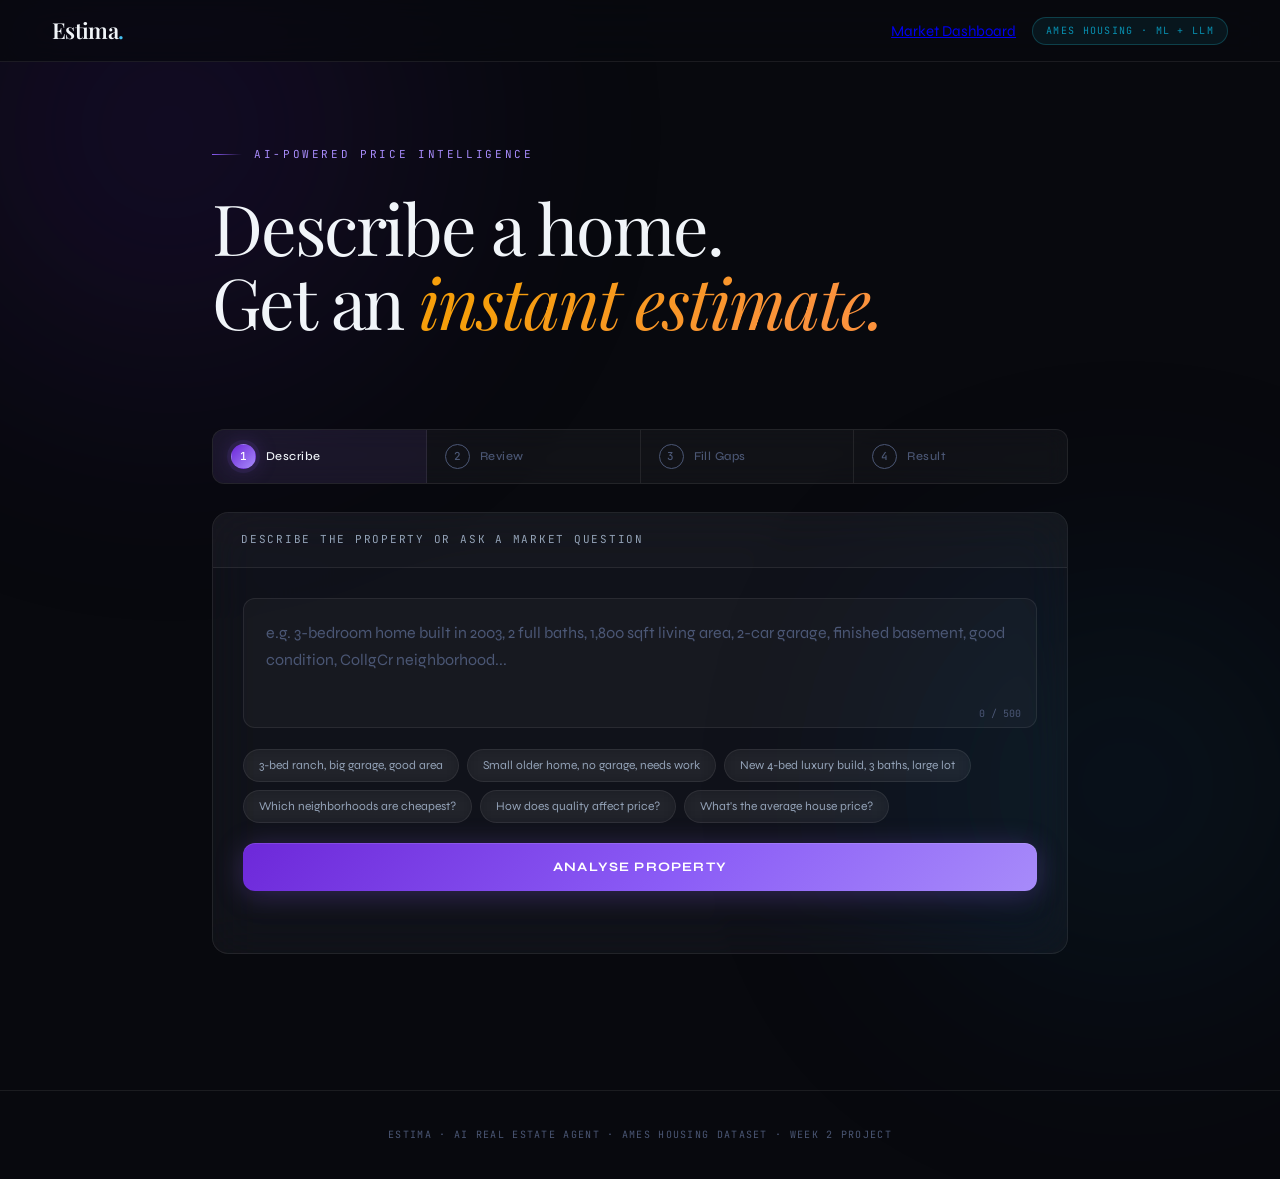
<file: ui/index.html>
<!DOCTYPE html>
<html lang="en">
<head>
<meta charset="UTF-8"/>
<meta name="viewport" content="width=device-width, initial-scale=1.0"/>
<title>Estima — AI Real Estate Pricing</title>
<link rel="preconnect" href="https://fonts.googleapis.com"/>
<link href="https://fonts.googleapis.com/css2?family=Playfair+Display:ital,wght@0,400;0,600;1,400&family=Syne:wght@400;500;700&family=JetBrains+Mono:wght@400;500&display=swap" rel="stylesheet"/>
<link rel="stylesheet" href="styles.css"/>
</head>
<body>

<!-- Top bar -->
<nav class="topbar">
  <div class="logo">Estima<span>.</span></div>
  <div style="display:flex;align-items:center;gap:16px;">
    <a href="/dashboard.html" class="nav-link">Market Dashboard</a>
    <div class="badge">Ames Housing · ML + LLM</div>
  </div>
</nav>

<!-- Hero -->
<section class="hero">
  <div class="hero-eyebrow">AI-Powered Price Intelligence</div>
  <h1>Describe a home.<br>Get an <em>instant estimate.</em></h1>
</section>

<!-- App -->
<div class="container">

  <!-- Step indicator -->
  <div class="steps" id="steps">
    <div class="step active" id="step1"><div class="step-num">1</div><span>Describe</span></div>
    <div class="step" id="step2"><div class="step-num">2</div><span>Review</span></div>
    <div class="step" id="step3"><div class="step-num">3</div><span>Fill Gaps</span></div>
    <div class="step" id="step4"><div class="step-num">4</div><span>Result</span></div>
  </div>

  <!-- Panel 1: Query -->
  <div class="panel" id="queryPanel">
    <div class="panel-head">
      <span class="panel-title">Describe the property or ask a market question</span>
    </div>
    <div class="panel-body">
      <div class="query-wrap">
        <textarea id="queryInput" maxlength="500"
          placeholder="e.g. 3-bedroom home built in 2003, 2 full baths, 1,800 sqft living area, 2-car garage, finished basement, good condition, CollgCr neighborhood..."
          oninput="updateChar(); autoResize(this)"></textarea>
        <div class="char-count" id="charCount">0 / 500</div>
      </div>

      <div class="examples">
        <span class="chip" onclick="fillExample(0)">3-bed ranch, big garage, good area</span>
        <span class="chip" onclick="fillExample(1)">Small older home, no garage, needs work</span>
        <span class="chip" onclick="fillExample(2)">New 4-bed luxury build, 3 baths, large lot</span>
        <span class="chip chip-insight" onclick="fillInsight(0)">Which neighborhoods are cheapest?</span>
        <span class="chip chip-insight" onclick="fillInsight(1)">How does quality affect price?</span>
        <span class="chip chip-insight" onclick="fillInsight(2)">What's the average house price?</span>
      </div>

      <button class="btn btn-primary" id="extractBtn" onclick="runExtraction()">
        <span id="extractBtnText">Analyse Property</span>
      </button>
      <div class="status-msg" id="queryStatus"></div>
    </div>
  </div>

  <!-- Panel: Market Insights (shown when intent = analysis) -->
  <div class="panel hidden" id="insightPanel">
    <div class="panel-head">
      <span class="panel-title">Market Insights</span>
      <span class="panel-title" style="color:var(--cyan);">AI Analysis</span>
    </div>
    <div class="panel-body">
      <div class="insight-highlights" id="insightHighlights"></div>
      <div class="insight-narrative" id="insightNarrative"></div>
      <button class="btn btn-ghost" onclick="reset()">← New Query</button>
    </div>
  </div>

  <!-- Panel 2: Extraction results -->
  <div class="panel hidden" id="extractionPanel">
    <div class="panel-head">
      <span class="panel-title">Extracted features</span>
      <span class="panel-title" id="extractSummary" style="color:var(--ink)"></span>
    </div>
    <div class="panel-body">
      <div class="comp-row">
        <div class="comp-bar"><div class="comp-fill" id="compFill" style="width:0%"></div></div>
        <div class="comp-label" id="compLabel">0 / 10</div>
      </div>
      <div class="feat-grid" id="featGrid"></div>
    </div>
  </div>

  <!-- Panel 3: Gap filling -->
  <div class="panel hidden" id="gapPanel">
    <div class="panel-head">
      <span class="panel-title">Fill missing features</span>
      <span class="panel-title" style="color:var(--danger);font-size:10px;" id="gapCount"></span>
    </div>
    <div class="panel-body">
      <p class="gap-hint">
        The model couldn't extract these from your description. Fill in what you know —
        leave blank to skip, but the more you provide the better the estimate.
      </p>
      <div class="gap-grid" id="gapGrid"></div>
      <button class="btn btn-primary" id="predictBtn" onclick="runPrediction()">
        <span id="predictBtnText">Get Price Estimate</span>
      </button>
      <div class="status-msg" id="gapStatus"></div>
    </div>
  </div>

  <!-- Panel 4: Result -->
  <div class="panel hidden" id="resultPanel">
    <div class="panel-head">
      <span class="panel-title">Price estimate</span>
      <span class="panel-title" style="color:var(--success);">✓ Complete</span>
    </div>
    <div class="panel-body">

      <div class="result-layout">
        <div class="result-block anim anim-1">
          <div class="result-block-label">Estimated value</div>
          <div class="price-row">
            <div class="price" id="priceVal">—</div>
            <button class="btn-copy" id="copyBtn" onclick="copyPrice()" title="Copy price">
              <svg width="15" height="15" fill="none" stroke="currentColor" stroke-width="2" viewBox="0 0 24 24"><rect x="9" y="9" width="13" height="13" rx="2"/><path d="M5 15H4a2 2 0 01-2-2V4a2 2 0 012-2h9a2 2 0 012 2v1"/></svg>
            </button>
          </div>
          <div class="price-note">Ames Iowa housing market</div>
        </div>
        <div class="result-block anim anim-2">
          <div class="result-block-label">Analysis</div>
          <div class="interpretation" id="interp">—</div>
        </div>
      </div>

      <div class="mkt-row anim anim-3" id="mktRow">
        <div class="mkt-label">vs Market</div>
        <div class="mkt-track" id="mktTrack">
          <div class="mkt-range" id="mktRange"></div>
          <div class="mkt-median" id="mktMedian"></div>
          <div class="mkt-price-marker" id="mktMarker"></div>
        </div>
        <div class="mkt-note" id="mktNote"></div>
      </div>

      <button class="btn btn-ghost" onclick="reset()">← New Estimate</button>
    </div>
  </div>

</div>

<footer>Estima · AI Real Estate Agent · Ames Housing Dataset · Week 2 Project</footer>

<script src="app.js?v=3"></script>
</body>
</html>
</file>
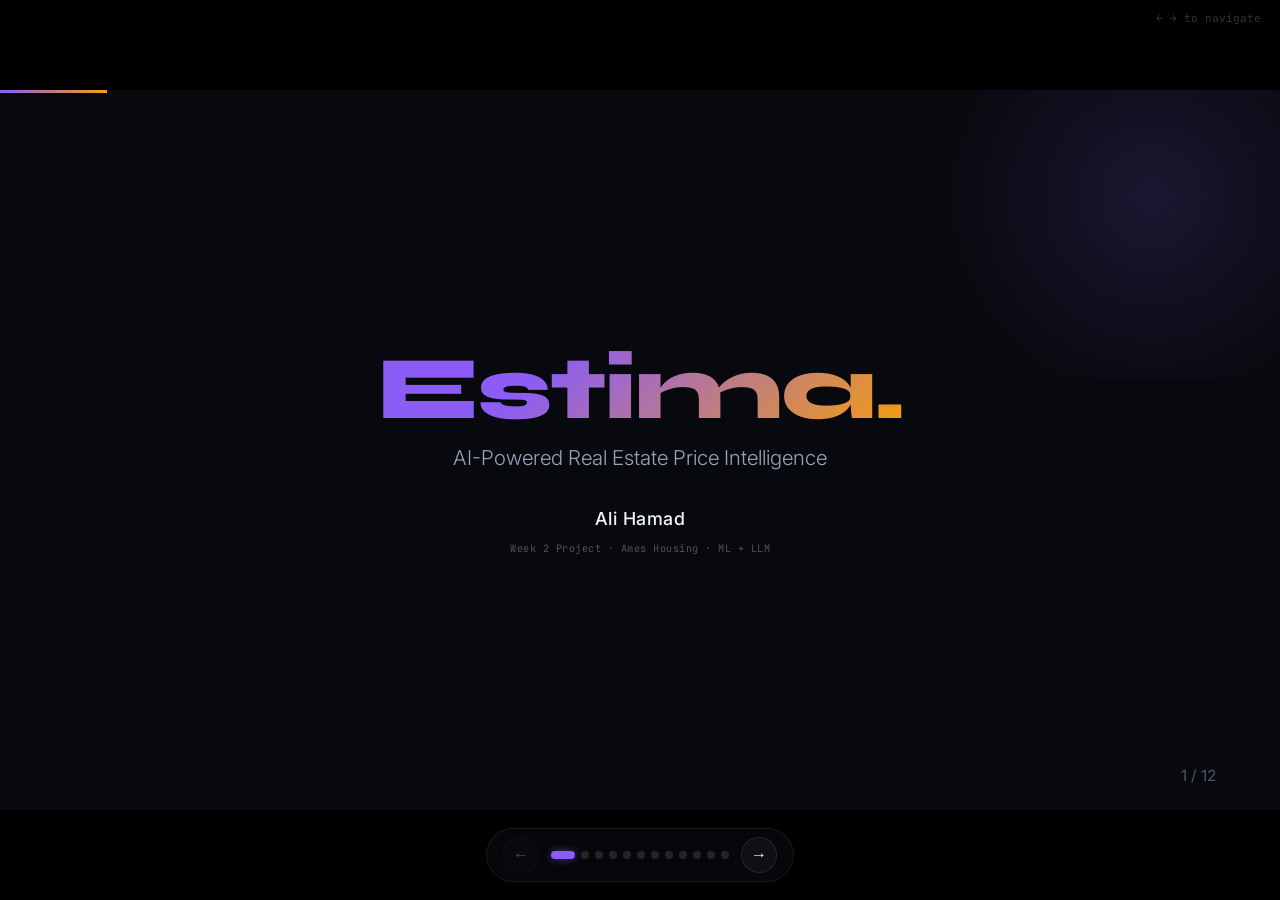
<file: presentation.html>
<!DOCTYPE html>
<html lang="en">
<head>
<meta charset="UTF-8">
<meta name="viewport" content="width=device-width, initial-scale=1.0">
<title>Estima — AI Real Estate Agent</title>
<link rel="preconnect" href="https://fonts.googleapis.com">
<link href="https://fonts.googleapis.com/css2?family=Playfair+Display:ital,wght@0,400;0,700;1,400;1,700&family=Inter:wght@300;400;500;600;700&family=Syne:wght@400;500;600;700;800&family=JetBrains+Mono:wght@400;500&display=swap" rel="stylesheet">
<style>
  *, *::before, *::after { margin: 0; padding: 0; box-sizing: border-box; }

  :root {
    --bg: #08090e;
    --violet: #8b5cf6;
    --gold: #f59e0b;
    --cyan: #22d3ee;
    --text: #f1f5f9;
    --muted: #94a3b8;
    --card-bg: rgba(255,255,255,0.04);
    --card-border: rgba(255,255,255,0.08);
    --card-hover: rgba(255,255,255,0.07);
    --red: #ef4444;
  }

  body {
    background: #000;
    font-family: 'Inter', sans-serif;
    color: var(--text);
    overflow: hidden;
    height: 100vh;
    display: flex;
    align-items: center;
    justify-content: center;
    user-select: none;
  }

  .deck-container {
    width: 100vw;
    height: 56.25vw; /* 16:9 */
    max-height: 100vh;
    max-width: 177.78vh;
    position: relative;
    overflow: hidden;
    background: var(--bg);
  }

  .slide {
    position: absolute;
    inset: 0;
    display: flex;
    flex-direction: column;
    justify-content: center;
    align-items: center;
    padding: 5% 7%;
    opacity: 0;
    transform: translateX(60px);
    transition: opacity 0.5s ease, transform 0.5s ease;
    pointer-events: none;
    overflow: hidden;
  }

  .slide.active {
    opacity: 1;
    transform: translateX(0);
    pointer-events: auto;
  }

  .slide.exit-left {
    opacity: 0;
    transform: translateX(-60px);
  }

  /* Glow blobs */
  .glow-violet {
    position: absolute;
    width: 40%;
    height: 50%;
    background: radial-gradient(circle, rgba(139,92,246,0.15) 0%, transparent 70%);
    pointer-events: none;
    z-index: 0;
  }
  .glow-violet.top-right { top: -10%; right: -10%; }
  .glow-violet.bottom-left { bottom: -15%; left: -10%; }
  .glow-violet.center { top: 20%; left: 25%; width: 50%; height: 60%; opacity: 0.5; }
  .glow-gold {
    position: absolute;
    width: 30%;
    height: 40%;
    background: radial-gradient(circle, rgba(245,158,11,0.08) 0%, transparent 70%);
    pointer-events: none;
    z-index: 0;
  }

  .slide-content {
    position: relative;
    z-index: 1;
    width: 100%;
    height: 100%;
    display: flex;
    flex-direction: column;
    justify-content: center;
    align-items: center;
  }

  /* Slide number */
  .slide-num {
    position: absolute;
    bottom: 3.5%;
    right: 5%;
    font-family: 'Inter', sans-serif;
    font-size: clamp(10px, 1.2vw, 16px);
    color: var(--muted);
    opacity: 0.5;
    z-index: 2;
  }

  /* Typography */
  .title-gradient {
    font-family: 'Syne', sans-serif;
    font-weight: 800;
    font-size: clamp(48px, 7vw, 120px);
    background: linear-gradient(135deg, var(--violet) 30%, var(--gold) 100%);
    -webkit-background-clip: text;
    -webkit-text-fill-color: transparent;
    background-clip: text;
    line-height: 1;
    letter-spacing: -2px;
  }

  .slide-title {
    font-family: 'Syne', sans-serif;
    font-weight: 700;
    font-size: clamp(20px, 2.8vw, 44px);
    color: var(--text);
    margin-bottom: clamp(12px, 2vw, 36px);
    letter-spacing: -0.5px;
  }

  .subtitle {
    font-family: 'Inter', sans-serif;
    font-weight: 300;
    font-size: clamp(14px, 1.6vw, 26px);
    color: var(--muted);
    margin-top: clamp(6px, 0.8vw, 12px);
  }

  .gold-italic {
    font-family: 'Playfair Display', serif;
    font-style: italic;
    font-size: clamp(26px, 3.8vw, 64px);
    color: var(--gold);
    text-align: center;
    line-height: 1.2;
  }

  /* Cards */
  .glass-card {
    background: var(--card-bg);
    border: 1px solid var(--card-border);
    border-radius: 12px;
    padding: clamp(10px, 1.4vw, 22px) clamp(14px, 1.8vw, 28px);
    backdrop-filter: blur(10px);
    transition: background 0.3s;
  }

  /* Icon rows */
  .icon-row {
    display: flex;
    align-items: center;
    gap: clamp(10px, 1.2vw, 18px);
    padding: clamp(8px, 1vw, 16px) 0;
    font-size: clamp(13px, 1.4vw, 22px);
    color: var(--text);
    width: 100%;
  }
  .icon-row .icon { font-size: clamp(18px, 2vw, 30px); flex-shrink: 0; }
  .icon-row span { font-weight: 400; }

  /* Flow diagram */
  .flow-vertical {
    display: flex;
    flex-direction: column;
    align-items: center;
    gap: 0;
    width: 100%;
    max-width: 520px;
  }
  .flow-step {
    background: var(--card-bg);
    border: 1px solid var(--card-border);
    border-radius: 14px;
    padding: clamp(10px, 1.2vw, 18px) clamp(16px, 2vw, 32px);
    display: flex;
    align-items: center;
    gap: clamp(10px, 1.2vw, 18px);
    width: 100%;
    font-size: clamp(12px, 1.3vw, 20px);
    font-weight: 500;
  }
  .flow-step .emoji { font-size: clamp(18px, 2vw, 28px); flex-shrink: 0; }
  .flow-arrow {
    color: var(--violet);
    font-size: clamp(16px, 1.8vw, 26px);
    padding: clamp(4px, 0.5vw, 8px) 0;
    opacity: 0.7;
  }

  /* Timeline */
  .timeline {
    display: flex;
    align-items: center;
    gap: 0;
    width: 100%;
    max-width: 1100px;
  }
  .timeline-stop {
    display: flex;
    flex-direction: column;
    align-items: center;
    gap: clamp(8px, 1vw, 14px);
    flex: 1;
    position: relative;
  }
  .timeline-dot {
    width: clamp(14px, 1.6vw, 24px);
    height: clamp(14px, 1.6vw, 24px);
    border-radius: 50%;
    border: 2px solid var(--muted);
    background: transparent;
    transition: all 0.3s;
  }
  .timeline-stop.active .timeline-dot {
    background: var(--violet);
    border-color: var(--violet);
    box-shadow: 0 0 16px rgba(139,92,246,0.5);
  }
  .timeline-label {
    font-size: clamp(10px, 1vw, 15px);
    color: var(--muted);
    text-align: center;
    font-weight: 500;
    transition: color 0.3s;
    line-height: 1.3;
  }
  .timeline-stop.active .timeline-label { color: var(--violet); }
  .timeline-line {
    flex: 1;
    height: 2px;
    background: rgba(255,255,255,0.08);
    margin-top: clamp(-16px, -1.8vw, -28px);
    position: relative;
    top: clamp(-18px, -2vw, -30px);
  }
  .timeline-line.filled { background: var(--violet); opacity: 0.5; }

  /* Architecture pipeline */
  .arch-pipeline {
    display: flex;
    flex-direction: column;
    align-items: center;
    gap: 0;
    width: 100%;
    max-width: 900px;
  }
  .arch-row {
    display: flex;
    align-items: center;
    gap: clamp(6px, 0.8vw, 14px);
    width: 100%;
  }
  .arch-box {
    border-radius: 10px;
    padding: clamp(8px, 1vw, 16px) clamp(12px, 1.4vw, 22px);
    font-size: clamp(11px, 1.1vw, 17px);
    font-weight: 600;
    font-family: 'Inter', sans-serif;
    white-space: nowrap;
  }
  .arch-box.violet { background: rgba(139,92,246,0.15); border: 1px solid rgba(139,92,246,0.3); color: var(--violet); }
  .arch-box.gold { background: rgba(245,158,11,0.12); border: 1px solid rgba(245,158,11,0.3); color: var(--gold); }
  .arch-box.cyan { background: rgba(34,211,238,0.1); border: 1px solid rgba(34,211,238,0.25); color: var(--cyan); }
  .arch-box.neutral { background: var(--card-bg); border: 1px solid var(--card-border); color: var(--text); }
  .arch-arrow-label {
    font-size: clamp(9px, 0.9vw, 14px);
    color: var(--muted);
    font-weight: 400;
  }
  .arch-connector {
    color: var(--violet);
    font-size: clamp(14px, 1.5vw, 22px);
    padding: clamp(2px, 0.3vw, 5px) 0;
    opacity: 0.5;
    text-align: center;
  }

  /* Table */
  .ml-table {
    width: 100%;
    max-width: 1000px;
    border-collapse: collapse;
    font-size: clamp(11px, 1.15vw, 18px);
  }
  .ml-table th {
    text-align: left;
    font-weight: 600;
    color: var(--muted);
    padding: clamp(6px, 0.8vw, 12px) clamp(8px, 1vw, 16px);
    border-bottom: 1px solid var(--card-border);
    font-size: clamp(10px, 1vw, 15px);
    text-transform: uppercase;
    letter-spacing: 0.5px;
  }
  .ml-table td {
    padding: clamp(8px, 0.9vw, 14px) clamp(8px, 1vw, 16px);
    border-bottom: 1px solid rgba(255,255,255,0.03);
    color: var(--text);
    font-weight: 400;
  }
  .ml-table tr.gold-row td {
    background: rgba(245,158,11,0.06);
    color: var(--gold);
    font-weight: 600;
  }
  .ml-table td:first-child { font-weight: 600; color: var(--violet); }
  .ml-table tr.gold-row td:first-child { color: var(--gold); }

  /* Code boxes */
  .code-box {
    border-radius: 12px;
    padding: clamp(12px, 1.5vw, 24px);
    font-family: 'JetBrains Mono', monospace;
    font-size: clamp(9px, 0.95vw, 15px);
    line-height: 1.7;
    flex: 1;
    max-width: 48%;
  }
  .code-box.violet-border {
    background: rgba(139,92,246,0.06);
    border: 1px solid rgba(139,92,246,0.25);
    color: rgba(255,255,255,0.85);
  }
  .code-box.gold-border {
    background: rgba(245,158,11,0.05);
    border: 1px solid rgba(245,158,11,0.25);
    color: rgba(255,255,255,0.85);
  }
  .code-label {
    font-family: 'Inter', sans-serif;
    font-weight: 700;
    font-size: clamp(10px, 0.9vw, 14px);
    text-transform: uppercase;
    letter-spacing: 1px;
    margin-bottom: clamp(6px, 0.8vw, 12px);
  }
  .code-label.v { color: var(--violet); }
  .code-label.g { color: var(--gold); }

  /* Badges */
  .badge {
    display: inline-flex;
    align-items: center;
    gap: 6px;
    padding: clamp(4px, 0.5vw, 8px) clamp(10px, 1vw, 16px);
    border-radius: 20px;
    font-size: clamp(9px, 0.85vw, 13px);
    font-weight: 600;
    font-family: 'JetBrains Mono', monospace;
  }
  .badge.dim { background: var(--card-bg); border: 1px solid var(--card-border); color: var(--muted); }
  .badge.win { background: rgba(139,92,246,0.15); border: 1px solid rgba(139,92,246,0.3); color: var(--violet); }

  /* Challenge cards */
  .challenge-card {
    background: var(--card-bg);
    border: 1px solid var(--card-border);
    border-left: 3px solid var(--red);
    border-radius: 12px;
    padding: clamp(10px, 1.2vw, 20px) clamp(14px, 1.6vw, 26px);
    flex: 1;
    max-width: 32%;
  }
  .challenge-card .problem {
    font-size: clamp(11px, 1.1vw, 17px);
    color: var(--text);
    margin-bottom: clamp(6px, 0.6vw, 10px);
    display: flex;
    align-items: flex-start;
    gap: 8px;
    line-height: 1.4;
  }
  .challenge-card .solution {
    font-size: clamp(10px, 0.95vw, 15px);
    color: #22c55e;
    display: flex;
    align-items: flex-start;
    gap: 8px;
    line-height: 1.4;
  }

  /* Two column layout */
  .two-col {
    display: flex;
    gap: clamp(20px, 3vw, 60px);
    width: 100%;
    max-width: 1100px;
  }
  .col { flex: 1; }
  .col-header {
    font-family: 'Syne', sans-serif;
    font-weight: 700;
    font-size: clamp(14px, 1.5vw, 24px);
    margin-bottom: clamp(10px, 1.2vw, 20px);
  }
  .col-item {
    font-size: clamp(11px, 1.1vw, 17px);
    padding: clamp(4px, 0.5vw, 8px) 0;
    color: var(--text);
    display: flex;
    align-items: flex-start;
    gap: 8px;
    line-height: 1.4;
  }
  .col-item .check { color: var(--violet); flex-shrink: 0; }
  .col-item .arrow { color: var(--gold); flex-shrink: 0; }

  /* Navigation */
  .nav-controls {
    position: fixed;
    bottom: clamp(12px, 2vh, 28px);
    left: 50%;
    transform: translateX(-50%);
    display: flex;
    align-items: center;
    gap: 12px;
    z-index: 100;
    background: rgba(8,9,14,0.85);
    backdrop-filter: blur(12px);
    border: 1px solid var(--card-border);
    border-radius: 50px;
    padding: 8px 16px;
  }
  .nav-btn {
    width: 36px;
    height: 36px;
    border-radius: 50%;
    border: 1px solid var(--card-border);
    background: var(--card-bg);
    color: var(--text);
    cursor: pointer;
    display: flex;
    align-items: center;
    justify-content: center;
    font-size: 16px;
    transition: all 0.2s;
  }
  .nav-btn:hover { background: rgba(139,92,246,0.2); border-color: var(--violet); }
  .nav-dots {
    display: flex;
    gap: 6px;
    align-items: center;
  }
  .nav-dot {
    width: 8px;
    height: 8px;
    border-radius: 50%;
    background: rgba(255,255,255,0.12);
    cursor: pointer;
    transition: all 0.3s;
  }
  .nav-dot.active {
    background: var(--violet);
    box-shadow: 0 0 8px rgba(139,92,246,0.5);
    width: 24px;
    border-radius: 4px;
  }
  .nav-dot:hover:not(.active) { background: rgba(255,255,255,0.25); }

  /* Progress bar */
  .progress-bar {
    position: absolute;
    top: 0;
    left: 0;
    height: 3px;
    background: linear-gradient(90deg, var(--violet), var(--gold));
    transition: width 0.4s ease;
    z-index: 10;
  }

  /* Demo slide */
  .demo-label {
    font-family: 'Syne', sans-serif;
    font-weight: 800;
    font-size: clamp(36px, 5vw, 80px);
    color: var(--text);
    display: flex;
    align-items: center;
    gap: clamp(12px, 1.5vw, 24px);
  }
  .demo-checklist {
    display: flex;
    flex-direction: column;
    gap: clamp(3px, 0.4vw, 7px);
    font-size: clamp(10px, 0.9vw, 14px);
    color: var(--muted);
  }
  .demo-checklist span {
    font-family: 'JetBrains Mono', monospace;
  }
  .demo-note {
    font-family: 'JetBrains Mono', monospace;
    font-size: clamp(9px, 0.8vw, 13px);
    color: rgba(255,255,255,0.25);
  }

  /* Thank you slide */
  .thank-you {
    font-family: 'Playfair Display', serif;
    font-size: clamp(40px, 6vw, 100px);
    font-weight: 400;
    color: var(--text);
    line-height: 1;
  }
  .thank-sub {
    font-family: 'Inter', sans-serif;
    font-weight: 300;
    font-size: clamp(14px, 1.6vw, 28px);
    color: var(--muted);
    margin-top: clamp(8px, 1vw, 16px);
  }
  .info-bar {
    font-family: 'JetBrains Mono', monospace;
    font-size: clamp(8px, 0.7vw, 12px);
    color: rgba(255,255,255,0.3);
    text-align: center;
    line-height: 1.8;
  }

  /* Market insights */
  .mock-panel {
    background: var(--card-bg);
    border: 1px solid var(--card-border);
    border-radius: 14px;
    width: 100%;
    max-width: 48%;
    aspect-ratio: 16/10;
    display: flex;
    flex-direction: column;
    align-items: center;
    justify-content: center;
    position: relative;
    overflow: hidden;
  }
  .mock-panel-label {
    position: absolute;
    top: 10%;
    font-size: clamp(9px, 0.8vw, 13px);
    color: var(--muted);
    font-weight: 600;
    text-transform: uppercase;
    letter-spacing: 1px;
  }
  .mock-bar {
    width: 70%;
    height: 8px;
    border-radius: 4px;
    background: rgba(255,255,255,0.06);
    margin: 4px 0;
  }
  .mock-bar.filled-v { background: linear-gradient(90deg, var(--violet), rgba(139,92,246,0.3)); width: 85%; }
  .mock-bar.filled-g { background: linear-gradient(90deg, var(--gold), rgba(245,158,11,0.3)); width: 45%; }
  .mock-bar.filled-c { background: linear-gradient(90deg, var(--cyan), rgba(34,211,238,0.3)); width: 65%; }
  .stat-card {
    background: var(--card-bg);
    border: 1px solid var(--card-border);
    border-radius: 8px;
    padding: clamp(6px, 0.7vw, 12px) clamp(10px, 1.2vw, 20px);
    display: inline-flex;
    flex-direction: column;
    gap: 2px;
  }
  .stat-card .label { font-size: clamp(8px, 0.75vw, 12px); color: var(--muted); text-transform: uppercase; letter-spacing: 0.5px; }
  .stat-card .value { font-size: clamp(12px, 1.2vw, 19px); font-weight: 700; }
  .stat-card .value.v { color: var(--violet); }
  .stat-card .value.g { color: var(--gold); }

  /* Name tag */
  .name-tag {
    font-family: 'Inter', sans-serif;
    font-weight: 500;
    font-size: clamp(13px, 1.4vw, 22px);
    color: var(--text);
    letter-spacing: 0.5px;
  }
  .small-tag {
    font-family: 'JetBrains Mono', monospace;
    font-size: clamp(9px, 0.8vw, 13px);
    color: rgba(255,255,255,0.3);
    letter-spacing: 0.5px;
  }

  /* Quote */
  .quote-italic {
    font-family: 'Playfair Display', serif;
    font-style: italic;
    font-size: clamp(11px, 1.1vw, 17px);
    color: rgba(255,255,255,0.3);
    text-align: center;
    margin-top: clamp(12px, 1.5vw, 28px);
    line-height: 1.5;
  }

  /* Side by side code */
  .code-pair {
    display: flex;
    gap: clamp(12px, 1.5vw, 24px);
    width: 100%;
    max-width: 1100px;
  }
  .badge-row {
    display: flex;
    gap: 10px;
    align-items: center;
    margin-top: clamp(10px, 1.2vw, 20px);
  }
  .badge-note {
    font-size: clamp(9px, 0.8vw, 13px);
    color: var(--muted);
    margin-left: 8px;
  }

  .challenges-row {
    display: flex;
    gap: clamp(10px, 1.2vw, 20px);
    width: 100%;
    max-width: 1100px;
  }

  /* Keyboard hint */
  .key-hint {
    position: fixed;
    top: clamp(8px, 1.2vh, 18px);
    right: clamp(10px, 1.5vw, 24px);
    font-family: 'JetBrains Mono', monospace;
    font-size: 11px;
    color: rgba(255,255,255,0.2);
    z-index: 100;
  }

  @media (prefers-reduced-motion: reduce) {
    .slide { transition: none; }
    .progress-bar { transition: none; }
  }
</style>
</head>
<body>

<div class="key-hint">← → to navigate</div>

<div class="deck-container" id="deck">

  <!-- SLIDE 1 — TITLE -->
  <div class="slide active" data-slide="1">
    <div class="glow-violet top-right"></div>
    <div class="slide-content" style="justify-content: center; align-items: center; text-align: center;">
      <div class="title-gradient">Estima.</div>
      <div class="subtitle">AI-Powered Real Estate Price Intelligence</div>
      <div style="margin-top: clamp(20px, 3vw, 50px);">
        <div class="name-tag">Ali Hamad</div>
      </div>
      <div style="margin-top: clamp(8px, 1vw, 16px);">
        <div class="small-tag">Week 2 Project · Ames Housing · ML + LLM</div>
      </div>
    </div>
    <div class="slide-num">1 / 12</div>
  </div>

  <!-- SLIDE 2 — THE PROBLEM -->
  <div class="slide" data-slide="2">
    <div class="glow-gold" style="top:10%;left:30%;"></div>
    <div class="slide-content" style="justify-content: center; align-items: center; gap: clamp(16px, 2.5vw, 40px); text-align: center;">
      <div class="gold-italic">"How much is this house worth?"</div>
      <div style="display: flex; flex-direction: column; gap: clamp(4px, 0.6vw, 10px); width: 100%; max-width: 600px;">
        <div class="icon-row"><span class="icon">🏠</span><span>Buyers don't know fair market value</span></div>
        <div class="icon-row"><span class="icon">🤷</span><span>Agents rely on gut feeling, not data</span></div>
        <div class="icon-row"><span class="icon">📋</span><span>Existing tools require 20+ field forms</span></div>
      </div>
    </div>
    <div class="slide-num">2 / 12</div>
  </div>

  <!-- SLIDE 3 — WHAT ESTIMA DOES -->
  <div class="slide" data-slide="3">
    <div class="glow-violet bottom-left" style="opacity:0.4;"></div>
    <div class="slide-content" style="justify-content: center; align-items: center;">
      <div class="flow-vertical">
        <div class="flow-step"><span class="emoji">💬</span><span>"3-bed ranch, big garage, good area"</span></div>
        <div class="flow-arrow">↓</div>
        <div class="flow-step"><span class="emoji">🤖</span><span>AI extracts 10 features</span></div>
        <div class="flow-arrow">↓</div>
        <div class="flow-step"><span class="emoji">📊</span><span>ML model predicts price</span></div>
        <div class="flow-arrow">↓</div>
        <div class="flow-step"><span class="emoji">💡</span><span>AI explains the result</span></div>
        <div class="flow-arrow">↓</div>
        <div class="flow-step" style="border-color: rgba(245,158,11,0.3); background: rgba(245,158,11,0.06);"><span class="emoji">💰</span><span style="color: var(--gold);">"$187,400 — above market median"</span></div>
      </div>
    </div>
    <div class="slide-num">3 / 12</div>
  </div>

  <!-- SLIDE 4 — ROADMAP -->
  <div class="slide" data-slide="4">
    <div class="slide-content" style="justify-content: center; align-items: center; gap: clamp(24px, 3.5vw, 60px);">
      <div class="timeline">
        <div class="timeline-stop active">
          <div class="timeline-dot"></div>
          <div class="timeline-label">Architecture</div>
        </div>
        <div class="timeline-line"></div>
        <div class="timeline-stop">
          <div class="timeline-dot"></div>
          <div class="timeline-label">ML Pipeline</div>
        </div>
        <div class="timeline-line"></div>
        <div class="timeline-stop">
          <div class="timeline-dot"></div>
          <div class="timeline-label">Live Demo</div>
        </div>
        <div class="timeline-line"></div>
        <div class="timeline-stop">
          <div class="timeline-dot"></div>
          <div class="timeline-label">Challenges &<br>Next Steps</div>
        </div>
      </div>
      <div class="small-tag">10 minutes · 12 slides · 1 live demo</div>
    </div>
    <div class="slide-num">4 / 12</div>
  </div>

  <!-- SLIDE 5 — THE ARCHITECTURE -->
  <div class="slide" data-slide="5">
    <div class="glow-violet" style="top:-10%;left:10%;opacity:0.3;width:35%;height:40%;"></div>
    <div class="slide-content" style="justify-content: center; align-items: center; gap: clamp(10px, 1.4vw, 22px);">
      <div class="slide-title" style="text-align:center;">Two-Stage Prompt Chain</div>
      <div class="arch-pipeline">
        <div class="arch-row" style="justify-content:center;">
          <div class="arch-box neutral">User Query</div>
        </div>
        <div class="arch-connector">↓</div>
        <div class="arch-row" style="justify-content:center; gap: clamp(8px, 1vw, 16px);">
          <div class="arch-box violet">LLM Stage 1</div>
          <span class="arch-arrow-label">→ extracts features →</span>
          <div class="arch-box neutral">Pydantic Schema</div>
        </div>
        <div class="arch-connector">↓</div>
        <div class="arch-row" style="justify-content:center; gap: clamp(8px, 1vw, 16px);">
          <div class="arch-box gold">ML Model</div>
          <span class="arch-arrow-label">→ scikit-learn pipeline →</span>
          <div class="arch-box gold">Predicted Price</div>
        </div>
        <div class="arch-connector">↓</div>
        <div class="arch-row" style="justify-content:center; gap: clamp(8px, 1vw, 16px);">
          <div class="arch-box violet">LLM Stage 2</div>
          <span class="arch-arrow-label">→ interprets result →</span>
          <div class="arch-box neutral">Narrative</div>
        </div>
        <div class="arch-connector">↓</div>
        <div class="arch-row" style="justify-content:center; gap: clamp(8px, 1vw, 16px);">
          <div class="arch-box cyan">FastAPI</div>
          <span class="arch-arrow-label">→</span>
          <div class="arch-box cyan">Docker Container</div>
          <span class="arch-arrow-label">→</span>
          <div class="arch-box neutral">HTML UI</div>
        </div>
      </div>
    </div>
    <div class="slide-num">5 / 12</div>
  </div>

  <!-- SLIDE 6 — ML PIPELINE -->
  <div class="slide" data-slide="6">
    <div class="slide-content" style="justify-content: center; align-items: center; gap: clamp(12px, 1.6vw, 28px);">
      <div class="slide-title" style="text-align:center;">Trained Once. Loaded Once. Never Leaks.</div>
      <table class="ml-table">
        <thead>
          <tr><th>Step</th><th>What</th><th>Why</th></tr>
        </thead>
        <tbody>
          <tr><td>Dataset</td><td>Ames Housing · 1,022 sales</td><td>Rich, labeled, real</td></tr>
          <tr><td>Split</td><td>Train / Validation / Test</td><td>No data leakage</td></tr>
          <tr><td>Pipeline</td><td>ColumnTransformer + 2 models</td><td>Swappable, reproducible</td></tr>
          <tr class="gold-row"><td>Best Model</td><td>Random Forest</td><td>Lowest validation RMSE</td></tr>
          <tr><td>Serialized</td><td>.pkl loaded at startup</td><td>No retraining at runtime</td></tr>
        </tbody>
      </table>
    </div>
    <div class="slide-num">6 / 12</div>
  </div>

  <!-- SLIDE 7 — LLM PROMPT CHAIN -->
  <div class="slide" data-slide="7">
    <div class="slide-content" style="justify-content: center; align-items: center; gap: clamp(10px, 1.4vw, 22px);">
      <div class="slide-title" style="text-align:center;">Prompts Are Code — Versioned and Tested</div>
      <div class="code-pair">
        <div class="code-box violet-border">
          <div class="code-label v">Stage 1 — Extraction</div>
          <div>"You are a real estate data extractor.<br>
          Extract 10 features from the description.<br>
          Use null if not mentioned.<br>
          Return JSON only."</div>
        </div>
        <div class="code-box gold-border">
          <div class="code-label g">Stage 2 — Explanation</div>
          <div>"You are a real estate assistant.<br>
          Given features + predicted price,<br>
          explain: high or low? what drives it?<br>
          how does it compare to the median?"</div>
        </div>
      </div>
      <div class="badge-row">
        <div class="badge dim">v1_basic</div>
        <span style="color:var(--muted);font-size:clamp(10px,0.9vw,14px);">vs</span>
        <div class="badge win">v1_detailed ✓ winner</div>
        <span class="badge-note">Tested on 3 queries · detailed version chosen</span>
      </div>
    </div>
    <div class="slide-num">7 / 12</div>
  </div>

  <!-- SLIDE 8 — LIVE DEMO -->
  <div class="slide" data-slide="8">
    <div class="glow-violet center" style="opacity:0.3;"></div>
    <div class="slide-content" style="justify-content: center; align-items: center; gap: clamp(20px, 3vw, 50px);">
      <div class="demo-label">🎬 LIVE DEMO</div>
      <div class="demo-checklist">
        <span>1. Type a property description</span>
        <span>2. Review extracted features (green = found · red = missing)</span>
        <span>3. Fill gaps with validated inputs</span>
        <span>4. See predicted price + AI explanation</span>
        <span>5. Read market position bar</span>
      </div>
      <div class="demo-note">Demo running on localhost:8000</div>
    </div>
    <div class="slide-num">8 / 12</div>
  </div>

  <!-- SLIDE 9 — BONUS: MARKET INSIGHTS -->
  <div class="slide" data-slide="9">
    <div class="glow-gold" style="top:5%;right:5%;opacity:0.5;"></div>
    <div class="slide-content" style="justify-content: center; align-items: center; gap: clamp(10px, 1.4vw, 22px);">
      <div class="slide-title" style="text-align:center;">Bonus Feature: Smart Intent Routing</div>
      <div class="two-col" style="align-items: flex-start; justify-content: center;">
        <div class="col" style="display:flex; align-items:center; justify-content:center;">
          <div class="mock-panel">
            <div class="mock-panel-label">Market Insights Panel</div>
            <div style="display:flex;flex-direction:column;gap:10px;width:75%;margin-top:18%;">
              <div class="mock-bar filled-v"></div>
              <div class="mock-bar filled-g"></div>
              <div class="mock-bar filled-c"></div>
              <div class="mock-bar" style="width:55%;"></div>
              <div class="mock-bar" style="width:70%;"></div>
            </div>
          </div>
        </div>
        <div class="col" style="display:flex;flex-direction:column;gap:clamp(8px,1vw,16px);">
          <div class="icon-row"><span class="icon">🧠</span><span>Intent classifier detects analysis queries</span></div>
          <div class="icon-row"><span class="icon">📊</span><span>Routes to pre-computed market stats engine</span></div>
          <div class="icon-row"><span class="icon">💬</span><span>LLM narrates findings — every number from real data</span></div>
          <div style="margin-top:clamp(6px,0.8vw,14px);">
            <div style="font-size:clamp(9px,0.8vw,13px);color:var(--muted);margin-bottom:6px;font-family:'JetBrains Mono',monospace;">example query:</div>
            <div style="font-size:clamp(10px,1vw,16px);color:var(--text);font-style:italic;padding:6px 10px;background:var(--card-bg);border-radius:6px;border:1px solid var(--card-border);">"Which neighborhoods are cheapest?"</div>
          </div>
          <div style="display:flex;gap:clamp(8px,1vw,16px);margin-top:clamp(4px,0.5vw,10px);">
            <div class="stat-card"><div class="label">Most Expensive</div><div class="value v">NoRidge · $335,000</div></div>
            <div class="stat-card"><div class="label">Most Affordable</div><div class="value g">MeadowV · $98,000</div></div>
          </div>
        </div>
      </div>
    </div>
    <div class="slide-num">9 / 12</div>
  </div>

  <!-- SLIDE 10 — CHALLENGES -->
  <div class="slide" data-slide="10">
    <div class="slide-content" style="justify-content: center; align-items: center; gap: clamp(10px, 1.4vw, 22px);">
      <div class="slide-title" style="text-align:center;">Three Real Problems — Three Clean Solutions</div>
      <div class="challenges-row">
        <div class="challenge-card">
          <div class="problem"><span>⚠️</span><span>LLM returns malformed JSON</span></div>
          <div class="solution"><span>✅</span><span>Caught with JSONDecodeError → structured fallback</span></div>
        </div>
        <div class="challenge-card">
          <div class="problem"><span>⚠️</span><span>User enters invalid values (negative, out of range)</span></div>
          <div class="solution"><span>✅</span><span>Pydantic ge/le bounds + live JS field validation</span></div>
        </div>
        <div class="challenge-card">
          <div class="problem"><span>⚠️</span><span>Model file missing at startup</span></div>
          <div class="solution"><span>✅</span><span>RuntimeError raised immediately with clear message</span></div>
        </div>
      </div>
    </div>
    <div class="slide-num">10 / 12</div>
  </div>

  <!-- SLIDE 11 — SUMMARY + WHAT'S NEXT -->
  <div class="slide" data-slide="11">
    <div class="glow-violet" style="bottom:-10%;left:20%;opacity:0.25;width:30%;height:35%;"></div>
    <div class="slide-content" style="justify-content: center; align-items: center; gap: clamp(8px, 1vw, 18px);">
      <div class="two-col" style="align-items: flex-start;">
        <div class="col">
          <div class="col-header" style="color:var(--violet);">What I Built</div>
          <div class="col-item"><span class="check">✓</span><span>Two-stage LLM prompt chain</span></div>
          <div class="col-item"><span class="check">✓</span><span>Trained ML model (Random Forest)</span></div>
          <div class="col-item"><span class="check">✓</span><span>FastAPI + Docker deployment</span></div>
          <div class="col-item"><span class="check">✓</span><span>HTML/CSS/JS frontend</span></div>
          <div class="col-item"><span class="check">✓</span><span>Intent classifier + market insights</span></div>
        </div>
        <div class="col">
          <div class="col-header" style="color:var(--gold);">Next Iteration</div>
          <div class="col-item"><span class="arrow">→</span><span>Restrict CORS in production</span></div>
          <div class="col-item"><span class="arrow">→</span><span>Add automated test coverage</span></div>
          <div class="col-item"><span class="arrow">→</span><span>Support multiple cities</span></div>
          <div class="col-item"><span class="arrow">→</span><span>Property comparison mode</span></div>
          <div class="col-item"><span class="arrow">→</span><span>Public API for third parties</span></div>
        </div>
      </div>
      <div class="quote-italic">"I'm proud of what I built — and I know what to improve."</div>
    </div>
    <div class="slide-num">11 / 12</div>
  </div>

  <!-- SLIDE 12 — THANK YOU -->
  <div class="slide" data-slide="12">
    <div class="glow-violet top-right" style="opacity:0.6;"></div>
    <div class="glow-violet bottom-left" style="opacity:0.3;"></div>
    <div class="slide-content" style="justify-content: center; align-items: center; gap: clamp(10px, 1.5vw, 24px); text-align: center;">
      <div class="thank-you">Thank you.</div>
      <div class="thank-sub">Questions welcome.</div>
      <div style="margin-top: clamp(20px, 3vw, 50px);">
        <div class="info-bar">
          Ali Hamad &nbsp;|&nbsp; Dataset: Ames Housing &nbsp;|&nbsp; Model: Random Forest<br>
          LLM: Llama 3.3 70B (Groq) &nbsp;|&nbsp; Prompt versions: 2 &nbsp;|&nbsp; Docker: estima:latest
        </div>
      </div>
    </div>
    <div class="slide-num">12 / 12</div>
  </div>

  <!-- Progress bar -->
  <div class="progress-bar" id="progressBar" style="width: 8.33%;"></div>

</div>

<!-- Navigation -->
<nav class="nav-controls" aria-label="Slide navigation">
  <button class="nav-btn" id="prevBtn" aria-label="Previous slide">&#8592;</button>
  <div class="nav-dots" id="navDots"></div>
  <button class="nav-btn" id="nextBtn" aria-label="Next slide">&#8594;</button>
</nav>

<script>
  const slides = document.querySelectorAll('.slide');
  const totalSlides = slides.length;
  let currentSlide = 0;
  let isTransitioning = false;

  const progressBar = document.getElementById('progressBar');
  const navDotsContainer = document.getElementById('navDots');
  const prevBtn = document.getElementById('prevBtn');
  const nextBtn = document.getElementById('nextBtn');

  // Create dots
  for (let i = 0; i < totalSlides; i++) {
    const dot = document.createElement('div');
    dot.className = 'nav-dot' + (i === 0 ? ' active' : '');
    dot.setAttribute('role', 'button');
    dot.setAttribute('aria-label', 'Go to slide ' + (i + 1));
    dot.addEventListener('click', () => goToSlide(i));
    navDotsContainer.appendChild(dot);
  }

  function goToSlide(index) {
    if (index === currentSlide || isTransitioning || index < 0 || index >= totalSlides) return;
    isTransitioning = true;

    const direction = index > currentSlide ? 1 : -1;
    const oldSlide = slides[currentSlide];
    const newSlide = slides[index];

    // Remove all transition classes
    oldSlide.classList.remove('active', 'exit-left');
    if (direction > 0) oldSlide.classList.add('exit-left');
    if (direction < 0) {
      oldSlide.style.transform = 'translateX(60px)';
      oldSlide.style.opacity = '0';
    }

    newSlide.style.transform = direction > 0 ? 'translateX(60px)' : 'translateX(-60px)';
    newSlide.style.opacity = '0';

    // Force reflow
    void newSlide.offsetWidth;

    newSlide.classList.add('active');
    newSlide.style.transform = '';
    newSlide.style.opacity = '';

    // Reset old slide
    setTimeout(() => {
      oldSlide.classList.remove('exit-left');
      oldSlide.style.transform = '';
      oldSlide.style.opacity = '';
      isTransitioning = false;
    }, 500);

    currentSlide = index;
    updateUI();
  }

  function updateUI() {
    // Progress bar
    progressBar.style.width = ((currentSlide + 1) / totalSlides * 100) + '%';

    // Dots
    const dots = navDotsContainer.querySelectorAll('.nav-dot');
    dots.forEach((dot, i) => {
      dot.classList.toggle('active', i === currentSlide);
    });

    // Button states
    prevBtn.style.opacity = currentSlide === 0 ? '0.3' : '1';
    nextBtn.style.opacity = currentSlide === totalSlides - 1 ? '0.3' : '1';
  }

  prevBtn.addEventListener('click', () => goToSlide(currentSlide - 1));
  nextBtn.addEventListener('click', () => goToSlide(currentSlide + 1));

  // Keyboard navigation
  document.addEventListener('keydown', (e) => {
    if (e.key === 'ArrowRight' || e.key === 'ArrowDown' || e.key === ' ') {
      e.preventDefault();
      goToSlide(currentSlide + 1);
    } else if (e.key === 'ArrowLeft' || e.key === 'ArrowUp') {
      e.preventDefault();
      goToSlide(currentSlide - 1);
    } else if (e.key === 'Home') {
      e.preventDefault();
      goToSlide(0);
    } else if (e.key === 'End') {
      e.preventDefault();
      goToSlide(totalSlides - 1);
    }
  });

  // Touch/swipe support
  let touchStartX = 0;
  let touchStartY = 0;
  const deck = document.getElementById('deck');

  deck.addEventListener('touchstart', (e) => {
    touchStartX = e.touches[0].clientX;
    touchStartY = e.touches[0].clientY;
  }, { passive: true });

  deck.addEventListener('touchend', (e) => {
    const dx = e.changedTouches[0].clientX - touchStartX;
    const dy = e.changedTouches[0].clientY - touchStartY;
    if (Math.abs(dx) > Math.abs(dy) && Math.abs(dx) > 50) {
      if (dx < 0) goToSlide(currentSlide + 1);
      else goToSlide(currentSlide - 1);
    }
  }, { passive: true });

  // Initial state
  updateUI();
</script>
</body>
</html>
</file>
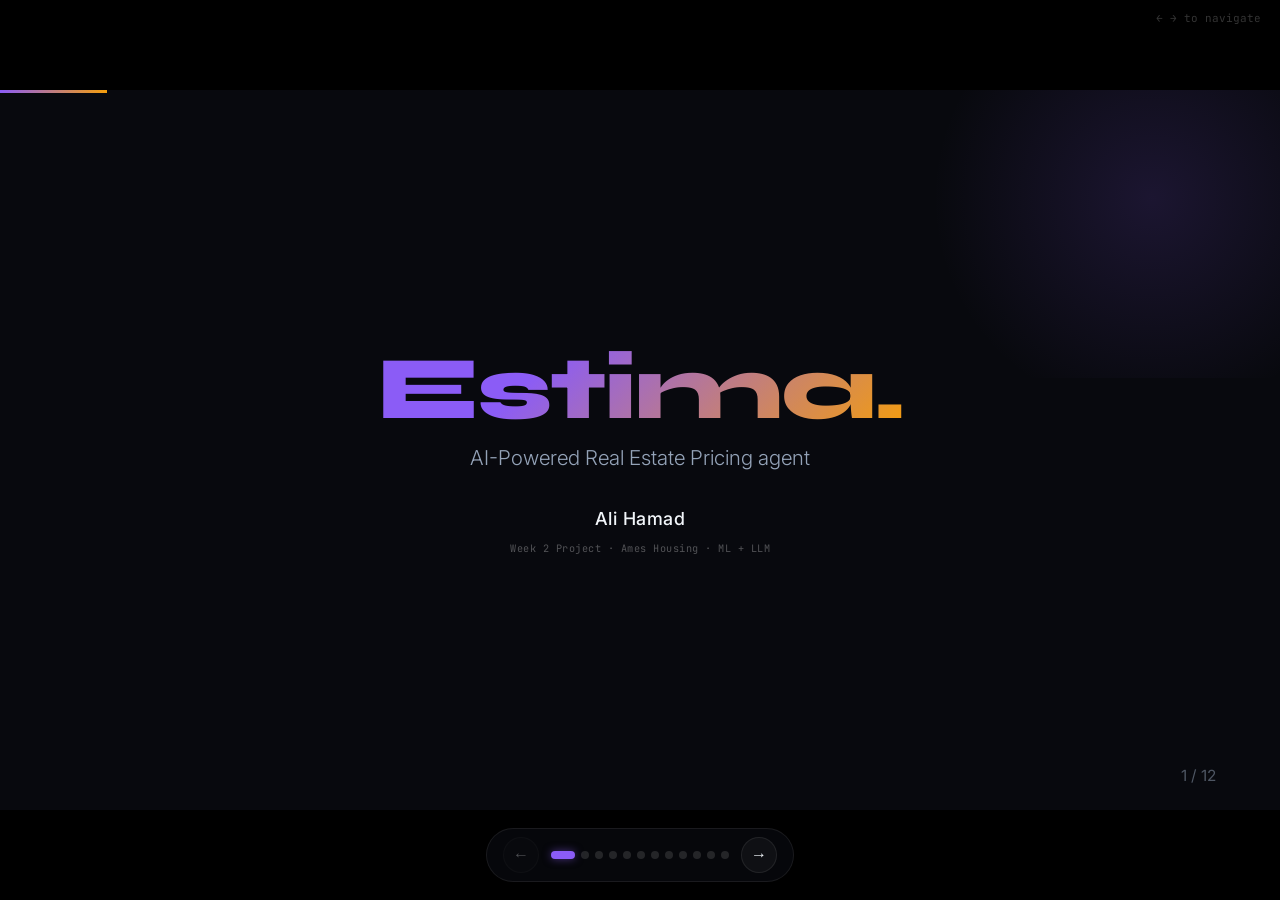
<file: links/presentation.html>
<!DOCTYPE html>
<html lang="en">
<head>
<meta charset="UTF-8">
<meta name="viewport" content="width=device-width, initial-scale=1.0">
<title>Estima — AI Real Estate Agent</title>
<link rel="preconnect" href="https://fonts.googleapis.com">
<link href="https://fonts.googleapis.com/css2?family=Playfair+Display:ital,wght@0,400;0,700;1,400;1,700&family=Inter:wght@300;400;500;600;700&family=Syne:wght@400;500;600;700;800&family=JetBrains+Mono:wght@400;500&display=swap" rel="stylesheet">
<style>
  *, *::before, *::after { margin: 0; padding: 0; box-sizing: border-box; }

  :root {
    --bg: #08090e;
    --violet: #8b5cf6;
    --gold: #f59e0b;
    --cyan: #22d3ee;
    --text: #f1f5f9;
    --muted: #94a3b8;
    --card-bg: rgba(255,255,255,0.04);
    --card-border: rgba(255,255,255,0.08);
    --card-hover: rgba(255,255,255,0.07);
    --red: #ef4444;
  }

  body {
    background: #000;
    font-family: 'Inter', sans-serif;
    color: var(--text);
    overflow: hidden;
    height: 100vh;
    display: flex;
    align-items: center;
    justify-content: center;
    user-select: none;
  }

  .deck-container {
    width: 100vw;
    height: 56.25vw; /* 16:9 */
    max-height: 100vh;
    max-width: 177.78vh;
    position: relative;
    overflow: hidden;
    background: var(--bg);
  }

  .slide {
    position: absolute;
    inset: 0;
    display: flex;
    flex-direction: column;
    justify-content: center;
    align-items: center;
    padding: 5% 7%;
    opacity: 0;
    transform: translateX(60px);
    transition: opacity 0.5s ease, transform 0.5s ease;
    pointer-events: none;
    overflow: hidden;
  }

  .slide.active {
    opacity: 1;
    transform: translateX(0);
    pointer-events: auto;
  }

  .slide.exit-left {
    opacity: 0;
    transform: translateX(-60px);
  }

  /* Glow blobs */
  .glow-violet {
    position: absolute;
    width: 40%;
    height: 50%;
    background: radial-gradient(circle, rgba(139,92,246,0.15) 0%, transparent 70%);
    pointer-events: none;
    z-index: 0;
  }
  .glow-violet.top-right { top: -10%; right: -10%; }
  .glow-violet.bottom-left { bottom: -15%; left: -10%; }
  .glow-violet.center { top: 20%; left: 25%; width: 50%; height: 60%; opacity: 0.5; }
  .glow-gold {
    position: absolute;
    width: 30%;
    height: 40%;
    background: radial-gradient(circle, rgba(245,158,11,0.08) 0%, transparent 70%);
    pointer-events: none;
    z-index: 0;
  }

  .slide-content {
    position: relative;
    z-index: 1;
    width: 100%;
    height: 100%;
    display: flex;
    flex-direction: column;
    justify-content: center;
    align-items: center;
  }

  /* Slide number */
  .slide-num {
    position: absolute;
    bottom: 3.5%;
    right: 5%;
    font-family: 'Inter', sans-serif;
    font-size: clamp(10px, 1.2vw, 16px);
    color: var(--muted);
    opacity: 0.5;
    z-index: 2;
  }

  /* Typography */
  .title-gradient {
    font-family: 'Syne', sans-serif;
    font-weight: 800;
    font-size: clamp(48px, 7vw, 120px);
    background: linear-gradient(135deg, var(--violet) 30%, var(--gold) 100%);
    -webkit-background-clip: text;
    -webkit-text-fill-color: transparent;
    background-clip: text;
    line-height: 1;
    letter-spacing: -2px;
  }

  .slide-title {
    font-family: 'Syne', sans-serif;
    font-weight: 700;
    font-size: clamp(20px, 2.8vw, 44px);
    color: var(--text);
    margin-bottom: clamp(12px, 2vw, 36px);
    letter-spacing: -0.5px;
  }

  .subtitle {
    font-family: 'Inter', sans-serif;
    font-weight: 300;
    font-size: clamp(14px, 1.6vw, 26px);
    color: var(--muted);
    margin-top: clamp(6px, 0.8vw, 12px);
  }

  .gold-italic {
    font-family: 'Playfair Display', serif;
    font-style: italic;
    font-size: clamp(26px, 3.8vw, 64px);
    color: var(--gold);
    text-align: center;
    line-height: 1.2;
  }

  /* Cards */
  .glass-card {
    background: var(--card-bg);
    border: 1px solid var(--card-border);
    border-radius: 12px;
    padding: clamp(10px, 1.4vw, 22px) clamp(14px, 1.8vw, 28px);
    backdrop-filter: blur(10px);
    transition: background 0.3s;
  }

  /* Icon rows */
  .icon-row {
    display: flex;
    align-items: center;
    gap: clamp(10px, 1.2vw, 18px);
    padding: clamp(8px, 1vw, 16px) 0;
    font-size: clamp(13px, 1.4vw, 22px);
    color: var(--text);
    width: 100%;
  }
  .icon-row .icon { font-size: clamp(18px, 2vw, 30px); flex-shrink: 0; }
  .icon-row span { font-weight: 400; }

  /* Flow diagram */
  .flow-vertical {
    display: flex;
    flex-direction: column;
    align-items: center;
    gap: 0;
    width: 100%;
    max-width: 520px;
  }
  .flow-step {
    background: var(--card-bg);
    border: 1px solid var(--card-border);
    border-radius: 14px;
    padding: clamp(10px, 1.2vw, 18px) clamp(16px, 2vw, 32px);
    display: flex;
    align-items: center;
    gap: clamp(10px, 1.2vw, 18px);
    width: 100%;
    font-size: clamp(12px, 1.3vw, 20px);
    font-weight: 500;
  }
  .flow-step .emoji { font-size: clamp(18px, 2vw, 28px); flex-shrink: 0; }
  .flow-arrow {
    color: var(--violet);
    font-size: clamp(16px, 1.8vw, 26px);
    padding: clamp(4px, 0.5vw, 8px) 0;
    opacity: 0.7;
  }

  /* Timeline */
  .timeline {
    display: flex;
    align-items: center;
    gap: 0;
    width: 100%;
    max-width: 1100px;
  }
  .timeline-stop {
    display: flex;
    flex-direction: column;
    align-items: center;
    gap: clamp(8px, 1vw, 14px);
    flex: 1;
    position: relative;
  }
  .timeline-dot {
    width: clamp(14px, 1.6vw, 24px);
    height: clamp(14px, 1.6vw, 24px);
    border-radius: 50%;
    border: 2px solid var(--muted);
    background: transparent;
    transition: all 0.3s;
  }
  .timeline-stop.active .timeline-dot {
    background: var(--violet);
    border-color: var(--violet);
    box-shadow: 0 0 16px rgba(139,92,246,0.5);
  }
  .timeline-label {
    font-size: clamp(10px, 1vw, 15px);
    color: var(--muted);
    text-align: center;
    font-weight: 500;
    transition: color 0.3s;
    line-height: 1.3;
  }
  .timeline-stop.active .timeline-label { color: var(--violet); }
  .timeline-line {
    flex: 1;
    height: 2px;
    background: rgba(255,255,255,0.08);
    margin-top: clamp(-16px, -1.8vw, -28px);
    position: relative;
    top: clamp(-18px, -2vw, -30px);
  }
  .timeline-line.filled { background: var(--violet); opacity: 0.5; }

  /* Architecture pipeline */
  .arch-pipeline {
    display: flex;
    flex-direction: column;
    align-items: center;
    gap: 0;
    width: 100%;
    max-width: 900px;
  }
  .arch-row {
    display: flex;
    align-items: center;
    gap: clamp(6px, 0.8vw, 14px);
    width: 100%;
  }
  .arch-box {
    border-radius: 10px;
    padding: clamp(8px, 1vw, 16px) clamp(12px, 1.4vw, 22px);
    font-size: clamp(11px, 1.1vw, 17px);
    font-weight: 600;
    font-family: 'Inter', sans-serif;
    white-space: nowrap;
  }
  .arch-box.violet { background: rgba(139,92,246,0.15); border: 1px solid rgba(139,92,246,0.3); color: var(--violet); }
  .arch-box.gold { background: rgba(245,158,11,0.12); border: 1px solid rgba(245,158,11,0.3); color: var(--gold); }
  .arch-box.cyan { background: rgba(34,211,238,0.1); border: 1px solid rgba(34,211,238,0.25); color: var(--cyan); }
  .arch-box.neutral { background: var(--card-bg); border: 1px solid var(--card-border); color: var(--text); }
  .arch-arrow-label {
    font-size: clamp(9px, 0.9vw, 14px);
    color: var(--muted);
    font-weight: 400;
  }
  .arch-connector {
    color: var(--violet);
    font-size: clamp(14px, 1.5vw, 22px);
    padding: clamp(2px, 0.3vw, 5px) 0;
    opacity: 0.5;
    text-align: center;
  }

  /* Table */
  .ml-table {
    width: 100%;
    max-width: 1000px;
    border-collapse: collapse;
    font-size: clamp(11px, 1.15vw, 18px);
  }
  .ml-table th {
    text-align: left;
    font-weight: 600;
    color: var(--muted);
    padding: clamp(6px, 0.8vw, 12px) clamp(8px, 1vw, 16px);
    border-bottom: 1px solid var(--card-border);
    font-size: clamp(10px, 1vw, 15px);
    text-transform: uppercase;
    letter-spacing: 0.5px;
  }
  .ml-table td {
    padding: clamp(8px, 0.9vw, 14px) clamp(8px, 1vw, 16px);
    border-bottom: 1px solid rgba(255,255,255,0.03);
    color: var(--text);
    font-weight: 400;
  }
  .ml-table tr.gold-row td {
    background: rgba(245,158,11,0.06);
    color: var(--gold);
    font-weight: 600;
  }
  .ml-table td:first-child { font-weight: 600; color: var(--violet); }
  .ml-table tr.gold-row td:first-child { color: var(--gold); }

  /* Code boxes */
  .code-box {
    border-radius: 12px;
    padding: clamp(12px, 1.5vw, 24px);
    font-family: 'JetBrains Mono', monospace;
    font-size: clamp(9px, 0.95vw, 15px);
    line-height: 1.7;
    flex: 1;
    max-width: 48%;
  }
  .code-box.violet-border {
    background: rgba(139,92,246,0.06);
    border: 1px solid rgba(139,92,246,0.25);
    color: rgba(255,255,255,0.85);
  }
  .code-box.gold-border {
    background: rgba(245,158,11,0.05);
    border: 1px solid rgba(245,158,11,0.25);
    color: rgba(255,255,255,0.85);
  }
  .code-label {
    font-family: 'Inter', sans-serif;
    font-weight: 700;
    font-size: clamp(10px, 0.9vw, 14px);
    text-transform: uppercase;
    letter-spacing: 1px;
    margin-bottom: clamp(6px, 0.8vw, 12px);
  }
  .code-label.v { color: var(--violet); }
  .code-label.g { color: var(--gold); }

  /* Badges */
  .badge {
    display: inline-flex;
    align-items: center;
    gap: 6px;
    padding: clamp(4px, 0.5vw, 8px) clamp(10px, 1vw, 16px);
    border-radius: 20px;
    font-size: clamp(9px, 0.85vw, 13px);
    font-weight: 600;
    font-family: 'JetBrains Mono', monospace;
  }
  .badge.dim { background: var(--card-bg); border: 1px solid var(--card-border); color: var(--muted); }
  .badge.win { background: rgba(139,92,246,0.15); border: 1px solid rgba(139,92,246,0.3); color: var(--violet); }

  /* Challenge cards */
  .challenge-card {
    background: var(--card-bg);
    border: 1px solid var(--card-border);
    border-left: 3px solid var(--red);
    border-radius: 12px;
    padding: clamp(10px, 1.2vw, 20px) clamp(14px, 1.6vw, 26px);
    flex: 1;
    max-width: 32%;
  }
  .challenge-card .problem {
    font-size: clamp(11px, 1.1vw, 17px);
    color: var(--text);
    margin-bottom: clamp(6px, 0.6vw, 10px);
    display: flex;
    align-items: flex-start;
    gap: 8px;
    line-height: 1.4;
  }
  .challenge-card .solution {
    font-size: clamp(10px, 0.95vw, 15px);
    color: #22c55e;
    display: flex;
    align-items: flex-start;
    gap: 8px;
    line-height: 1.4;
  }

  /* Two column layout */
  .two-col {
    display: flex;
    gap: clamp(20px, 3vw, 60px);
    width: 100%;
    max-width: 1100px;
  }
  .col { flex: 1; }
  .col-header {
    font-family: 'Syne', sans-serif;
    font-weight: 700;
    font-size: clamp(14px, 1.5vw, 24px);
    margin-bottom: clamp(10px, 1.2vw, 20px);
  }
  .col-item {
    font-size: clamp(11px, 1.1vw, 17px);
    padding: clamp(4px, 0.5vw, 8px) 0;
    color: var(--text);
    display: flex;
    align-items: flex-start;
    gap: 8px;
    line-height: 1.4;
  }
  .col-item .check { color: var(--violet); flex-shrink: 0; }
  .col-item .arrow { color: var(--gold); flex-shrink: 0; }

  /* Navigation */
  .nav-controls {
    position: fixed;
    bottom: clamp(12px, 2vh, 28px);
    left: 50%;
    transform: translateX(-50%);
    display: flex;
    align-items: center;
    gap: 12px;
    z-index: 100;
    background: rgba(8,9,14,0.85);
    backdrop-filter: blur(12px);
    border: 1px solid var(--card-border);
    border-radius: 50px;
    padding: 8px 16px;
  }
  .nav-btn {
    width: 36px;
    height: 36px;
    border-radius: 50%;
    border: 1px solid var(--card-border);
    background: var(--card-bg);
    color: var(--text);
    cursor: pointer;
    display: flex;
    align-items: center;
    justify-content: center;
    font-size: 16px;
    transition: all 0.2s;
  }
  .nav-btn:hover { background: rgba(139,92,246,0.2); border-color: var(--violet); }
  .nav-dots {
    display: flex;
    gap: 6px;
    align-items: center;
  }
  .nav-dot {
    width: 8px;
    height: 8px;
    border-radius: 50%;
    background: rgba(255,255,255,0.12);
    cursor: pointer;
    transition: all 0.3s;
  }
  .nav-dot.active {
    background: var(--violet);
    box-shadow: 0 0 8px rgba(139,92,246,0.5);
    width: 24px;
    border-radius: 4px;
  }
  .nav-dot:hover:not(.active) { background: rgba(255,255,255,0.25); }

  /* Progress bar */
  .progress-bar {
    position: absolute;
    top: 0;
    left: 0;
    height: 3px;
    background: linear-gradient(90deg, var(--violet), var(--gold));
    transition: width 0.4s ease;
    z-index: 10;
  }

  /* Demo slide */
  .demo-label {
    font-family: 'Syne', sans-serif;
    font-weight: 800;
    font-size: clamp(36px, 5vw, 80px);
    color: var(--text);
    display: flex;
    align-items: center;
    gap: clamp(12px, 1.5vw, 24px);
  }
  .demo-checklist {
    display: flex;
    flex-direction: column;
    gap: clamp(3px, 0.4vw, 7px);
    font-size: clamp(10px, 0.9vw, 14px);
    color: var(--muted);
  }
  .demo-checklist span {
    font-family: 'JetBrains Mono', monospace;
  }
  .demo-note {
    font-family: 'JetBrains Mono', monospace;
    font-size: clamp(9px, 0.8vw, 13px);
    color: rgba(255,255,255,0.25);
  }

  /* Thank you slide */
  .thank-you {
    font-family: 'Playfair Display', serif;
    font-size: clamp(40px, 6vw, 100px);
    font-weight: 400;
    color: var(--text);
    line-height: 1;
  }
  .thank-sub {
    font-family: 'Inter', sans-serif;
    font-weight: 300;
    font-size: clamp(14px, 1.6vw, 28px);
    color: var(--muted);
    margin-top: clamp(8px, 1vw, 16px);
  }
  .info-bar {
    font-family: 'JetBrains Mono', monospace;
    font-size: clamp(8px, 0.7vw, 12px);
    color: rgba(255,255,255,0.3);
    text-align: center;
    line-height: 1.8;
  }

  /* Market insights */
  .mock-panel {
    background: var(--card-bg);
    border: 1px solid var(--card-border);
    border-radius: 14px;
    width: 100%;
    max-width: 48%;
    aspect-ratio: 16/10;
    display: flex;
    flex-direction: column;
    align-items: center;
    justify-content: center;
    position: relative;
    overflow: hidden;
  }
  .mock-panel-label {
    position: absolute;
    top: 10%;
    font-size: clamp(9px, 0.8vw, 13px);
    color: var(--muted);
    font-weight: 600;
    text-transform: uppercase;
    letter-spacing: 1px;
  }
  .mock-bar {
    width: 70%;
    height: 8px;
    border-radius: 4px;
    background: rgba(255,255,255,0.06);
    margin: 4px 0;
  }
  .mock-bar.filled-v { background: linear-gradient(90deg, var(--violet), rgba(139,92,246,0.3)); width: 85%; }
  .mock-bar.filled-g { background: linear-gradient(90deg, var(--gold), rgba(245,158,11,0.3)); width: 45%; }
  .mock-bar.filled-c { background: linear-gradient(90deg, var(--cyan), rgba(34,211,238,0.3)); width: 65%; }
  .stat-card {
    background: var(--card-bg);
    border: 1px solid var(--card-border);
    border-radius: 8px;
    padding: clamp(6px, 0.7vw, 12px) clamp(10px, 1.2vw, 20px);
    display: inline-flex;
    flex-direction: column;
    gap: 2px;
  }
  .stat-card .label { font-size: clamp(8px, 0.75vw, 12px); color: var(--muted); text-transform: uppercase; letter-spacing: 0.5px; }
  .stat-card .value { font-size: clamp(12px, 1.2vw, 19px); font-weight: 700; }
  .stat-card .value.v { color: var(--violet); }
  .stat-card .value.g { color: var(--gold); }

  /* Name tag */
  .name-tag {
    font-family: 'Inter', sans-serif;
    font-weight: 500;
    font-size: clamp(13px, 1.4vw, 22px);
    color: var(--text);
    letter-spacing: 0.5px;
  }
  .small-tag {
    font-family: 'JetBrains Mono', monospace;
    font-size: clamp(9px, 0.8vw, 13px);
    color: rgba(255,255,255,0.3);
    letter-spacing: 0.5px;
  }

  /* Quote */
  .quote-italic {
    font-family: 'Playfair Display', serif;
    font-style: italic;
    font-size: clamp(11px, 1.1vw, 17px);
    color: rgba(255,255,255,0.3);
    text-align: center;
    margin-top: clamp(12px, 1.5vw, 28px);
    line-height: 1.5;
  }

  /* Side by side code */
  .code-pair {
    display: flex;
    gap: clamp(12px, 1.5vw, 24px);
    width: 100%;
    max-width: 1100px;
  }
  .badge-row {
    display: flex;
    gap: 10px;
    align-items: center;
    margin-top: clamp(10px, 1.2vw, 20px);
  }
  .badge-note {
    font-size: clamp(9px, 0.8vw, 13px);
    color: var(--muted);
    margin-left: 8px;
  }

  .challenges-row {
    display: flex;
    gap: clamp(10px, 1.2vw, 20px);
    width: 100%;
    max-width: 1100px;
  }

  /* Keyboard hint */
  .key-hint {
    position: fixed;
    top: clamp(8px, 1.2vh, 18px);
    right: clamp(10px, 1.5vw, 24px);
    font-family: 'JetBrains Mono', monospace;
    font-size: 11px;
    color: rgba(255,255,255,0.2);
    z-index: 100;
  }

  @media (prefers-reduced-motion: reduce) {
    .slide { transition: none; }
    .progress-bar { transition: none; }
  }
</style>
</head>
<body>

<div class="key-hint">← → to navigate</div>

<div class="deck-container" id="deck">

  <!-- SLIDE 1 — TITLE -->
  <div class="slide active" data-slide="1">
    <div class="glow-violet top-right"></div>
    <div class="slide-content" style="justify-content: center; align-items: center; text-align: center;">
      <div class="title-gradient">Estima.</div>
      <div class="subtitle">AI-Powered Real Estate Pricing agent</div>
      <div style="margin-top: clamp(20px, 3vw, 50px);">
        <div class="name-tag">Ali Hamad</div>
      </div>
      <div style="margin-top: clamp(8px, 1vw, 16px);">
        <div class="small-tag">Week 2 Project · Ames Housing · ML + LLM</div>
      </div>
    </div>
    <div class="slide-num">1 / 12</div>
  </div>

  <!-- SLIDE 2 — THE PROBLEM -->
  <div class="slide" data-slide="2">
    <div class="glow-gold" style="top:10%;left:30%;"></div>
    <div class="slide-content" style="justify-content: center; align-items: center; gap: clamp(16px, 2.5vw, 40px); text-align: center;">
      <div class="gold-italic">"How much is this house worth?"</div>
      <div style="display: flex; flex-direction: column; gap: clamp(4px, 0.6vw, 10px); width: 100%; max-width: 600px;">
        <div class="icon-row"><span class="icon">🏠</span><span>Buyers don't know fair market value</span></div>
        <div class="icon-row"><span class="icon">🤷</span><span>Agents rely on gut feeling, not data</span></div>
        <div class="icon-row"><span class="icon">📋</span><span>Existing tools require 20+ field forms</span></div>
      </div>
    </div>
    <div class="slide-num">2 / 12</div>
  </div>

  <!-- SLIDE 3 — WHAT ESTIMA DOES -->
  <div class="slide" data-slide="3">
    <div class="glow-violet bottom-left" style="opacity:0.4;"></div>
    <div class="slide-content" style="justify-content: center; align-items: center;">
      <div class="flow-vertical">
        <div class="flow-step"><span class="emoji">💬</span><span>"3-bed ranch, big garage, good area"</span></div>
        <div class="flow-arrow">↓</div>
        <div class="flow-step"><span class="emoji">🤖</span><span>AI extracts 10 features</span></div>
        <div class="flow-arrow">↓</div>
        <div class="flow-step"><span class="emoji">📊</span><span>ML model predicts price</span></div>
        <div class="flow-arrow">↓</div>
        <div class="flow-step"><span class="emoji">💡</span><span>AI explains the result</span></div>
        <div class="flow-arrow">↓</div>
        <div class="flow-step" style="border-color: rgba(245,158,11,0.3); background: rgba(245,158,11,0.06);"><span class="emoji">💰</span><span style="color: var(--gold);">"$187,400 — above market median"</span></div>
      </div>
    </div>
    <div class="slide-num">3 / 12</div>
  </div>

  <!-- SLIDE 4 — ROADMAP -->
  <div class="slide" data-slide="4">
    <div class="slide-content" style="justify-content: center; align-items: center; gap: clamp(24px, 3.5vw, 60px);">
      <div class="timeline">
        <div class="timeline-stop active">
          <div class="timeline-dot"></div>
          <div class="timeline-label">Architecture</div>
        </div>
        <div class="timeline-line"></div>
        <div class="timeline-stop">
          <div class="timeline-dot"></div>
          <div class="timeline-label">ML Pipeline</div>
        </div>
        <div class="timeline-line"></div>
        <div class="timeline-stop">
          <div class="timeline-dot"></div>
          <div class="timeline-label">Live Demo</div>
        </div>
        <div class="timeline-line"></div>
        <div class="timeline-stop">
          <div class="timeline-dot"></div>
          <div class="timeline-label">Challenges &<br>Next Steps</div>
        </div>
      </div>
      <div class="small-tag">10 minutes · 12 slides · 1 live demo</div>
    </div>
    <div class="slide-num">4 / 12</div>
  </div>

  <!-- SLIDE 5 — THE ARCHITECTURE -->
  <div class="slide" data-slide="5">
    <div class="glow-violet" style="top:-10%;left:10%;opacity:0.3;width:35%;height:40%;"></div>
    <div class="slide-content" style="justify-content: center; align-items: center; gap: clamp(10px, 1.4vw, 22px);">
      <div class="slide-title" style="text-align:center;">Two-Stage Prompt Chain</div>
      <div class="arch-pipeline">
        <div class="arch-row" style="justify-content:center;">
          <div class="arch-box neutral">User Query</div>
        </div>
        <div class="arch-connector">↓</div>
        <div class="arch-row" style="justify-content:center; gap: clamp(8px, 1vw, 16px);">
          <div class="arch-box violet">LLM Stage 1</div>
          <span class="arch-arrow-label">→ extracts features →</span>
          <div class="arch-box neutral">Pydantic Schema</div>
        </div>
        <div class="arch-connector">↓</div>
        <div class="arch-row" style="justify-content:center; gap: clamp(8px, 1vw, 16px);">
          <div class="arch-box gold">ML Model</div>
          <span class="arch-arrow-label">→ scikit-learn pipeline →</span>
          <div class="arch-box gold">Predicted Price</div>
        </div>
        <div class="arch-connector">↓</div>
        <div class="arch-row" style="justify-content:center; gap: clamp(8px, 1vw, 16px);">
          <div class="arch-box violet">LLM Stage 2</div>
          <span class="arch-arrow-label">→ interprets result →</span>
          <div class="arch-box neutral">Narrative</div>
        </div>
        <div class="arch-connector">↓</div>
        <div class="arch-row" style="justify-content:center; gap: clamp(8px, 1vw, 16px);">
          <div class="arch-box cyan">FastAPI</div>
          <span class="arch-arrow-label">→</span>
          <div class="arch-box cyan">Docker Container</div>
          <span class="arch-arrow-label">→</span>
          <div class="arch-box neutral">HTML UI</div>
        </div>
      </div>
    </div>
    <div class="slide-num">5 / 12</div>
  </div>

  <!-- SLIDE 6 — ML PIPELINE -->
  <div class="slide" data-slide="6">
    <div class="slide-content" style="justify-content: center; align-items: center; gap: clamp(12px, 1.6vw, 28px);">
      <div class="slide-title" style="text-align:center;">Trained Once. Loaded Once. Never Leaks.</div>
      <table class="ml-table">
        <thead>
          <tr><th>Step</th><th>What</th><th>Why</th></tr>
        </thead>
        <tbody>
          <tr><td>Dataset</td><td>Ames Housing · 1,022 sales</td><td>Rich, labeled, real</td></tr>
          <tr><td>Split</td><td>Train / Validation / Test</td><td>No data leakage</td></tr>
          <tr><td>Pipeline</td><td>ColumnTransformer + 2 models</td><td>Swappable, reproducible</td></tr>
          <tr class="gold-row"><td>Best Model</td><td>Random Forest</td><td>Lowest validation RMSE</td></tr>
          <tr><td>Serialized</td><td>.pkl loaded at startup</td><td>No retraining at runtime</td></tr>
        </tbody>
      </table>
    </div>
    <div class="slide-num">6 / 12</div>
  </div>

  <!-- SLIDE 7 — LLM PROMPT CHAIN -->
  <div class="slide" data-slide="7">
    <div class="slide-content" style="justify-content: center; align-items: center; gap: clamp(10px, 1.4vw, 22px);">
      <div class="slide-title" style="text-align:center;">Prompts Are Code — Versioned and Tested</div>
      <div class="code-pair">
        <div class="code-box violet-border">
          <div class="code-label v">Stage 1 — Extraction</div>
          <div>"You are a real estate data extractor.<br>
          Extract 10 features from the description.<br>
          Use null if not mentioned.<br>
          Return JSON only."</div>
        </div>
        <div class="code-box gold-border">
          <div class="code-label g">Stage 2 — Explanation</div>
          <div>"You are a real estate assistant.<br>
          Given features + predicted price,<br>
          explain: high or low? what drives it?<br>
          how does it compare to the median?"</div>
        </div>
      </div>
      <div class="badge-row">
        <div class="badge dim">v1_basic</div>
        <span style="color:var(--muted);font-size:clamp(10px,0.9vw,14px);">vs</span>
        <div class="badge win">v1_detailed ✓ winner</div>
        <span class="badge-note">Tested on 3 queries · detailed version chosen</span>
      </div>
    </div>
    <div class="slide-num">7 / 12</div>
  </div>

  <!-- SLIDE 8 — LIVE DEMO -->
  <div class="slide" data-slide="8">
    <div class="glow-violet center" style="opacity:0.3;"></div>
    <div class="slide-content" style="justify-content: center; align-items: center; gap: clamp(20px, 3vw, 50px);">
      <div class="demo-label">🎬 LIVE DEMO</div>
      <div class="demo-checklist">
        <span>1. Type a property description</span>
        <span>2. Review extracted features (green = found · red = missing)</span>
        <span>3. Fill gaps with validated inputs</span>
        <span>4. See predicted price + AI explanation</span>
        <span>5. Read market position bar</span>
      </div>
      <div class="demo-note">Demo running on localhost:8000</div>
    </div>
    <div class="slide-num">8 / 12</div>
  </div>

  <!-- SLIDE 9 — BONUS: MARKET INSIGHTS -->
  <div class="slide" data-slide="9">
    <div class="glow-gold" style="top:5%;right:5%;opacity:0.5;"></div>
    <div class="slide-content" style="justify-content: center; align-items: center; gap: clamp(10px, 1.4vw, 22px);">
      <div class="slide-title" style="text-align:center;">Bonus Feature: Smart Intent Routing</div>
      <div class="two-col" style="align-items: flex-start; justify-content: center;">
        <div class="col" style="display:flex; align-items:center; justify-content:center;">
          <div class="mock-panel">
            <div class="mock-panel-label">Market Insights Panel</div>
            <div style="display:flex;flex-direction:column;gap:10px;width:75%;margin-top:18%;">
              <div class="mock-bar filled-v"></div>
              <div class="mock-bar filled-g"></div>
              <div class="mock-bar filled-c"></div>
              <div class="mock-bar" style="width:55%;"></div>
              <div class="mock-bar" style="width:70%;"></div>
            </div>
          </div>
        </div>
        <div class="col" style="display:flex;flex-direction:column;gap:clamp(8px,1vw,16px);">
          <div class="icon-row"><span class="icon">🧠</span><span>Intent classifier detects analysis queries</span></div>
          <div class="icon-row"><span class="icon">📊</span><span>Routes to pre-computed market stats engine</span></div>
          <div class="icon-row"><span class="icon">💬</span><span>LLM narrates findings — every number from real data</span></div>
          <div style="margin-top:clamp(6px,0.8vw,14px);">
            <div style="font-size:clamp(9px,0.8vw,13px);color:var(--muted);margin-bottom:6px;font-family:'JetBrains Mono',monospace;">example query:</div>
            <div style="font-size:clamp(10px,1vw,16px);color:var(--text);font-style:italic;padding:6px 10px;background:var(--card-bg);border-radius:6px;border:1px solid var(--card-border);">"Which neighborhoods are cheapest?"</div>
          </div>
          <div style="display:flex;gap:clamp(8px,1vw,16px);margin-top:clamp(4px,0.5vw,10px);">
            <div class="stat-card"><div class="label">Most Expensive</div><div class="value v">NoRidge · $335,000</div></div>
            <div class="stat-card"><div class="label">Most Affordable</div><div class="value g">MeadowV · $98,000</div></div>
          </div>
        </div>
      </div>
    </div>
    <div class="slide-num">9 / 12</div>
  </div>

  <!-- SLIDE 10 — CHALLENGES -->
  <div class="slide" data-slide="10">
    <div class="slide-content" style="justify-content: center; align-items: center; gap: clamp(10px, 1.4vw, 22px);">
      <div class="slide-title" style="text-align:center;">Three Real Problems — Three Clean Solutions</div>
      <div class="challenges-row">
        <div class="challenge-card">
          <div class="problem"><span>⚠️</span><span>LLM returns malformed JSON</span></div>
          <div class="solution"><span>✅</span><span>Caught with JSONDecodeError → structured fallback</span></div>
        </div>
        <div class="challenge-card">
          <div class="problem"><span>⚠️</span><span>User enters invalid values (negative, out of range)</span></div>
          <div class="solution"><span>✅</span><span>Pydantic ge/le bounds + live JS field validation</span></div>
        </div>
        <div class="challenge-card">
          <div class="problem"><span>⚠️</span><span>Model file missing at startup</span></div>
          <div class="solution"><span>✅</span><span>RuntimeError raised immediately with clear message</span></div>
        </div>
      </div>
    </div>
    <div class="slide-num">10 / 12</div>
  </div>

  <!-- SLIDE 11 — SUMMARY + WHAT'S NEXT -->
  <div class="slide" data-slide="11">
    <div class="glow-violet" style="bottom:-10%;left:20%;opacity:0.25;width:30%;height:35%;"></div>
    <div class="slide-content" style="justify-content: center; align-items: center; gap: clamp(8px, 1vw, 18px);">
      <div class="two-col" style="align-items: flex-start;">
        <div class="col">
          <div class="col-header" style="color:var(--violet);">What I Built</div>
          <div class="col-item"><span class="check">✓</span><span>Two-stage LLM prompt chain</span></div>
          <div class="col-item"><span class="check">✓</span><span>Trained ML model (Random Forest)</span></div>
          <div class="col-item"><span class="check">✓</span><span>FastAPI + Docker deployment</span></div>
          <div class="col-item"><span class="check">✓</span><span>HTML/CSS/JS frontend</span></div>
          <div class="col-item"><span class="check">✓</span><span>Intent classifier + market insights</span></div>
        </div>
        <div class="col">
          <div class="col-header" style="color:var(--gold);">Next Iteration</div>
          <div class="col-item"><span class="arrow">→</span><span>Restrict CORS in production</span></div>
          <div class="col-item"><span class="arrow">→</span><span>Add automated test coverage</span></div>
          <div class="col-item"><span class="arrow">→</span><span>Support multiple cities</span></div>
          <div class="col-item"><span class="arrow">→</span><span>Property comparison mode</span></div>
          <div class="col-item"><span class="arrow">→</span><span>Public API for third parties</span></div>
        </div>
      </div>
      <div class="quote-italic">"I'm proud of what I built — and I know what to improve."</div>
    </div>
    <div class="slide-num">11 / 12</div>
  </div>

  <!-- SLIDE 12 — THANK YOU -->
  <div class="slide" data-slide="12">
    <div class="glow-violet top-right" style="opacity:0.6;"></div>
    <div class="glow-violet bottom-left" style="opacity:0.3;"></div>
    <div class="slide-content" style="justify-content: center; align-items: center; gap: clamp(10px, 1.5vw, 24px); text-align: center;">
      <div class="thank-you">Thank you.</div>
      <div class="thank-sub">Questions welcome.</div>
      <div style="margin-top: clamp(20px, 3vw, 50px);">
        <div class="info-bar">
          Ali Hamad &nbsp;|&nbsp; Dataset: Ames Housing &nbsp;|&nbsp; Model: Random Forest<br>
          LLM: Llama 3.3 70B (Groq) &nbsp;|&nbsp; Prompt versions: 2 &nbsp;|&nbsp; Docker: estima:latest
        </div>
      </div>
    </div>
    <div class="slide-num">12 / 12</div>
  </div>

  <!-- Progress bar -->
  <div class="progress-bar" id="progressBar" style="width: 8.33%;"></div>

</div>

<!-- Navigation -->
<nav class="nav-controls" aria-label="Slide navigation">
  <button class="nav-btn" id="prevBtn" aria-label="Previous slide">&#8592;</button>
  <div class="nav-dots" id="navDots"></div>
  <button class="nav-btn" id="nextBtn" aria-label="Next slide">&#8594;</button>
</nav>

<script>
  const slides = document.querySelectorAll('.slide');
  const totalSlides = slides.length;
  let currentSlide = 0;
  let isTransitioning = false;

  const progressBar = document.getElementById('progressBar');
  const navDotsContainer = document.getElementById('navDots');
  const prevBtn = document.getElementById('prevBtn');
  const nextBtn = document.getElementById('nextBtn');

  // Create dots
  for (let i = 0; i < totalSlides; i++) {
    const dot = document.createElement('div');
    dot.className = 'nav-dot' + (i === 0 ? ' active' : '');
    dot.setAttribute('role', 'button');
    dot.setAttribute('aria-label', 'Go to slide ' + (i + 1));
    dot.addEventListener('click', () => goToSlide(i));
    navDotsContainer.appendChild(dot);
  }

  function goToSlide(index) {
    if (index === currentSlide || isTransitioning || index < 0 || index >= totalSlides) return;
    isTransitioning = true;

    const direction = index > currentSlide ? 1 : -1;
    const oldSlide = slides[currentSlide];
    const newSlide = slides[index];

    // Remove all transition classes
    oldSlide.classList.remove('active', 'exit-left');
    if (direction > 0) oldSlide.classList.add('exit-left');
    if (direction < 0) {
      oldSlide.style.transform = 'translateX(60px)';
      oldSlide.style.opacity = '0';
    }

    newSlide.style.transform = direction > 0 ? 'translateX(60px)' : 'translateX(-60px)';
    newSlide.style.opacity = '0';

    // Force reflow
    void newSlide.offsetWidth;

    newSlide.classList.add('active');
    newSlide.style.transform = '';
    newSlide.style.opacity = '';

    // Reset old slide
    setTimeout(() => {
      oldSlide.classList.remove('exit-left');
      oldSlide.style.transform = '';
      oldSlide.style.opacity = '';
      isTransitioning = false;
    }, 500);

    currentSlide = index;
    updateUI();
  }

  function updateUI() {
    // Progress bar
    progressBar.style.width = ((currentSlide + 1) / totalSlides * 100) + '%';

    // Dots
    const dots = navDotsContainer.querySelectorAll('.nav-dot');
    dots.forEach((dot, i) => {
      dot.classList.toggle('active', i === currentSlide);
    });

    // Button states
    prevBtn.style.opacity = currentSlide === 0 ? '0.3' : '1';
    nextBtn.style.opacity = currentSlide === totalSlides - 1 ? '0.3' : '1';
  }

  prevBtn.addEventListener('click', () => goToSlide(currentSlide - 1));
  nextBtn.addEventListener('click', () => goToSlide(currentSlide + 1));

  // Keyboard navigation
  document.addEventListener('keydown', (e) => {
    if (e.key === 'ArrowRight' || e.key === 'ArrowDown' || e.key === ' ') {
      e.preventDefault();
      goToSlide(currentSlide + 1);
    } else if (e.key === 'ArrowLeft' || e.key === 'ArrowUp') {
      e.preventDefault();
      goToSlide(currentSlide - 1);
    } else if (e.key === 'Home') {
      e.preventDefault();
      goToSlide(0);
    } else if (e.key === 'End') {
      e.preventDefault();
      goToSlide(totalSlides - 1);
    }
  });

  // Touch/swipe support
  let touchStartX = 0;
  let touchStartY = 0;
  const deck = document.getElementById('deck');

  deck.addEventListener('touchstart', (e) => {
    touchStartX = e.touches[0].clientX;
    touchStartY = e.touches[0].clientY;
  }, { passive: true });

  deck.addEventListener('touchend', (e) => {
    const dx = e.changedTouches[0].clientX - touchStartX;
    const dy = e.changedTouches[0].clientY - touchStartY;
    if (Math.abs(dx) > Math.abs(dy) && Math.abs(dx) > 50) {
      if (dx < 0) goToSlide(currentSlide + 1);
      else goToSlide(currentSlide - 1);
    }
  }, { passive: true });

  // Initial state
  updateUI();
</script>
</body>
</html>
</file>
<file: ui/styles.css>
/* ═══════════════════════════════════════════════════════════════════
   Estima — AI Real Estate Pricing
   Design System: Dark Glass · 2025
   Palette: Deep black · Electric violet · Warm gold · Emerald
═══════════════════════════════════════════════════════════════════ */

/* ── Reset ─────────────────────────────────────────────────────────── */
*, *::before, *::after { box-sizing: border-box; margin: 0; padding: 0; }

/* ── Design Tokens ──────────────────────────────────────────────────── */
:root {
  /* Canvas */
  --bg:            #08090e;
  --bg-raised:     #0e1018;

  /* Glass surfaces */
  --glass:         rgba(255, 255, 255, 0.04);
  --glass-hover:   rgba(255, 255, 255, 0.07);
  --glass-border:  rgba(255, 255, 255, 0.08);
  --glass-border-strong: rgba(255, 255, 255, 0.16);

  /* Primary — electric violet */
  --violet:        #8b5cf6;
  --violet-dark:   #6d28d9;
  --violet-light:  #a78bfa;
  --violet-glow:   rgba(139, 92, 246, 0.28);
  --violet-subtle: rgba(139, 92, 246, 0.09);

  /* Value — warm gold (prices, key numbers) */
  --gold:          #f59e0b;
  --gold-dark:     #d97706;
  --gold-glow:     rgba(245, 158, 11, 0.25);
  --gold-subtle:   rgba(245, 158, 11, 0.08);

  /* Intelligence — cyan (AI / extraction) */
  --cyan:          #22d3ee;
  --cyan-dark:     #0891b2;
  --cyan-subtle:   rgba(34, 211, 238, 0.07);

  /* States */
  --success:        #10b981;
  --success-bg:     rgba(16, 185, 129, 0.08);
  --success-border: rgba(16, 185, 129, 0.28);
  --danger:         #f43f5e;
  --danger-bg:      rgba(244, 63, 94, 0.08);
  --danger-border:  rgba(244, 63, 94, 0.30);

  /* Text */
  --text:       #f1f5f9;
  --text-dim:   #94a3b8;
  --text-muted: #4b5775;

  /* Geometry */
  --r-sm:   8px;
  --r:      12px;
  --r-lg:   16px;
  --r-full: 9999px;
}

/* ── Base ───────────────────────────────────────────────────────────── */
html { scroll-behavior: smooth; }

body {
  background: var(--bg);
  color: var(--text);
  font-family: 'Syne', sans-serif;
  font-size: 15px;
  line-height: 1.6;
  min-height: 100vh;
  overflow-x: hidden;
}

/* ── Ambient gradient blobs (background atmosphere) ─────────────────── */
body::before,
body::after {
  content: '';
  position: fixed;
  border-radius: 50%;
  pointer-events: none;
  z-index: 0;
  filter: blur(130px);
  opacity: 0.28;
  will-change: transform;
}

body::before {
  width: 700px; height: 700px;
  top: -220px; left: -180px;
  background: radial-gradient(circle at center, #4c1d95 0%, transparent 70%);
}

body::after {
  width: 550px; height: 550px;
  bottom: -160px; right: -120px;
  background: radial-gradient(circle at center, #0c4a6e 0%, transparent 70%);
}

/* All children sit above blobs */
body > * { position: relative; z-index: 1; }

/* ── Top bar ────────────────────────────────────────────────────────── */
.topbar {
  position: sticky;
  top: 0;
  z-index: 100;
  background: rgba(8, 9, 14, 0.82);
  backdrop-filter: blur(24px) saturate(180%);
  -webkit-backdrop-filter: blur(24px) saturate(180%);
  border-bottom: 1px solid var(--glass-border);
  padding: 0 52px;
  height: 62px;
  display: flex;
  align-items: center;
  justify-content: space-between;
}

.logo {
  font-family: 'Playfair Display', serif;
  font-size: 22px;
  font-weight: 600;
  color: var(--text);
  letter-spacing: -0.03em;
  user-select: none;
}

.logo span {
  background: linear-gradient(135deg, var(--violet-light), var(--cyan));
  -webkit-background-clip: text;
  -webkit-text-fill-color: transparent;
  background-clip: text;
}

.badge {
  font-family: 'JetBrains Mono', monospace;
  font-size: 10px;
  letter-spacing: 0.13em;
  text-transform: uppercase;
  color: var(--cyan-dark);
  border: 1px solid rgba(34, 211, 238, 0.22);
  padding: 5px 13px;
  border-radius: var(--r-full);
  background: var(--cyan-subtle);
  user-select: none;
}

/* ── Hero ───────────────────────────────────────────────────────────── */
.hero {
  max-width: 960px;
  margin: 0 auto;
  padding: 84px 52px 64px;
}

.hero-eyebrow {
  font-family: 'JetBrains Mono', monospace;
  font-size: 11px;
  letter-spacing: 0.24em;
  text-transform: uppercase;
  color: var(--violet-light);
  margin-bottom: 26px;
  display: flex;
  align-items: center;
  gap: 12px;
}

.hero-eyebrow::before {
  content: '';
  display: block;
  width: 30px;
  height: 1px;
  background: linear-gradient(90deg, var(--violet), transparent);
  flex-shrink: 0;
}

h1 {
  font-family: 'Playfair Display', serif;
  font-size: clamp(2.6rem, 5.5vw, 4.4rem);
  font-weight: 400;
  line-height: 1.06;
  letter-spacing: -0.03em;
  color: var(--text);
  margin-bottom: 26px;
}

h1 em {
  font-style: italic;
  background: linear-gradient(135deg, var(--gold) 20%, #fb923c 80%);
  -webkit-background-clip: text;
  -webkit-text-fill-color: transparent;
  background-clip: text;
}

.hero-sub {
  font-size: 16px;
  color: var(--text-dim);
  max-width: 510px;
  line-height: 1.78;
  font-weight: 400;
}

/* ── Page container ─────────────────────────────────────────────────── */
.container {
  max-width: 960px;
  margin: 0 auto;
  padding: 0 52px 120px;
}

/* ── Step indicator ─────────────────────────────────────────────────── */
.steps {
  display: flex;
  align-items: stretch;
  margin-bottom: 28px;
  background: var(--glass);
  border: 1px solid var(--glass-border);
  border-radius: var(--r);
  overflow: hidden;
  backdrop-filter: blur(12px);
  -webkit-backdrop-filter: blur(12px);
}

.step {
  flex: 1;
  padding: 14px 18px;
  display: flex;
  align-items: center;
  gap: 10px;
  font-size: 12px;
  font-weight: 500;
  letter-spacing: 0.04em;
  color: var(--text-muted);
  border-right: 1px solid var(--glass-border);
  transition: background 0.3s, color 0.3s;
  cursor: default;
}

.step:last-child { border-right: none; }

.step-num {
  font-family: 'JetBrains Mono', monospace;
  font-size: 11px;
  width: 25px; height: 25px;
  border-radius: 50%;
  border: 1.5px solid var(--text-muted);
  display: flex;
  align-items: center;
  justify-content: center;
  flex-shrink: 0;
  color: var(--text-muted);
  transition: all 0.4s cubic-bezier(0.34, 1.56, 0.64, 1);
}

/* Active step */
.step.active {
  color: var(--text);
  background: rgba(139, 92, 246, 0.07);
}

.step.active .step-num {
  background: linear-gradient(135deg, var(--violet-dark), var(--violet-light));
  border-color: transparent;
  color: #fff;
  box-shadow:
    0 0 0 4px var(--violet-subtle),
    0 0 22px var(--violet-glow);
}

/* Completed step */
.step.done { color: var(--success); }

.step.done .step-num {
  background: var(--success);
  border-color: transparent;
  color: #fff;
  box-shadow: 0 0 0 3px rgba(16, 185, 129, 0.16);
}

/* ── Glass panel ────────────────────────────────────────────────────── */
.panel {
  background: var(--glass);
  border: 1px solid var(--glass-border);
  border-radius: var(--r-lg);
  overflow: hidden;
  margin-bottom: 16px;
  backdrop-filter: blur(24px) saturate(160%);
  -webkit-backdrop-filter: blur(24px) saturate(160%);
  transition: border-color 0.3s, box-shadow 0.3s;

  /* Entrance animation — triggers every time display:none is removed */
  animation: panelIn 0.42s cubic-bezier(0.16, 1, 0.3, 1) both;
}

.panel:hover {
  border-color: var(--glass-border-strong);
  box-shadow:
    0 8px 48px rgba(0, 0, 0, 0.45),
    0 0 0 1px rgba(139, 92, 246, 0.07);
}

@keyframes panelIn {
  from { opacity: 0; transform: translateY(18px) scale(0.995); }
  to   { opacity: 1; transform: translateY(0)    scale(1);     }
}

/* Panel header */
.panel-head {
  padding: 18px 28px;
  border-bottom: 1px solid var(--glass-border);
  display: flex;
  align-items: center;
  justify-content: space-between;
  background: rgba(255, 255, 255, 0.02);
}

.panel-title {
  font-family: 'JetBrains Mono', monospace;
  font-size: 11px;
  letter-spacing: 0.16em;
  text-transform: uppercase;
  color: var(--text-dim);
}

.panel-body { padding: 30px; }

/* ── Query textarea ─────────────────────────────────────────────────── */
.query-wrap { position: relative; }

textarea {
  width: 100%;
  background: rgba(255, 255, 255, 0.03);
  border: 1.5px solid var(--glass-border);
  border-radius: var(--r);
  color: var(--text);
  font-family: 'Syne', sans-serif;
  font-size: 16px;
  font-weight: 400;
  line-height: 1.72;
  padding: 20px 22px 40px;
  resize: none;
  outline: none;
  min-height: 130px;
  overflow-y: hidden;
  transition: border-color 0.25s, box-shadow 0.25s, background 0.25s;
}

textarea:focus {
  border-color: var(--violet);
  background: rgba(139, 92, 246, 0.05);
  box-shadow: 0 0 0 4px var(--violet-subtle);
}

textarea::placeholder { color: var(--text-muted); }

.char-count {
  position: absolute;
  bottom: 13px; right: 16px;
  font-family: 'JetBrains Mono', monospace;
  font-size: 10px;
  color: var(--text-muted);
  transition: color 0.22s;
  pointer-events: none;
}

.char-count.warn   { color: var(--gold); }
.char-count.danger { color: var(--danger); }

/* ── Example chips ──────────────────────────────────────────────────── */
.examples {
  display: flex;
  flex-wrap: wrap;
  gap: 8px;
  margin-top: 14px;
}

.chip {
  font-size: 12px;
  color: var(--text-dim);
  border: 1px solid var(--glass-border);
  border-radius: var(--r-full);
  padding: 6px 15px;
  cursor: pointer;
  background: var(--glass);
  backdrop-filter: blur(8px);
  transition: all 0.2s cubic-bezier(0.34, 1.56, 0.64, 1);
  user-select: none;
}

.chip:hover {
  background: var(--violet-subtle);
  border-color: rgba(139, 92, 246, 0.4);
  color: var(--violet-light);
  transform: translateY(-2px);
  box-shadow: 0 6px 20px var(--violet-glow);
}

.chip:active { transform: translateY(0) scale(0.97); }

/* ── Buttons ────────────────────────────────────────────────────────── */
.btn {
  cursor: pointer;
  font-family: 'Syne', sans-serif;
  font-size: 13px;
  font-weight: 700;
  letter-spacing: 0.09em;
  text-transform: uppercase;
  border: none;
  border-radius: var(--r);
  padding: 16px 32px;
  display: inline-flex;
  align-items: center;
  justify-content: center;
  gap: 10px;
  position: relative;
  overflow: hidden;
  transition: all 0.22s cubic-bezier(0.34, 1.56, 0.64, 1);
}

.btn:active  { transform: scale(0.965) !important; }
.btn:disabled { opacity: 0.38; cursor: not-allowed; transform: none !important; pointer-events: none; }

/* Shimmer sweep on hover */
.btn::after {
  content: '';
  position: absolute;
  inset: 0;
  background: linear-gradient(
    110deg,
    transparent 30%,
    rgba(255, 255, 255, 0.14) 50%,
    transparent 70%
  );
  transform: translateX(-100%);
  transition: transform 0.55s ease;
}

.btn:hover:not(:disabled)::after { transform: translateX(100%); }

/* Primary — violet gradient */
.btn-primary {
  background: linear-gradient(135deg, var(--violet-dark) 0%, var(--violet) 55%, var(--violet-light) 100%);
  color: #fff;
  width: 100%;
  margin-top: 20px;
  box-shadow:
    0 4px 28px var(--violet-glow),
    0 1px 0 rgba(255, 255, 255, 0.12) inset;
}

.btn-primary:hover:not(:disabled) {
  box-shadow:
    0 8px 40px var(--violet-glow),
    0 1px 0 rgba(255, 255, 255, 0.18) inset;
  transform: translateY(-2px);
}

.btn-primary.loading {
  opacity: 0.7;
  pointer-events: none;
}

/* Ghost */
.btn-ghost {
  background: var(--glass);
  border: 1.5px solid var(--glass-border);
  color: var(--text-dim);
  margin-top: 16px;
  width: 100%;
  backdrop-filter: blur(8px);
}

.btn-ghost:hover {
  border-color: rgba(139, 92, 246, 0.38);
  color: var(--violet-light);
  background: var(--violet-subtle);
  transform: translateY(-2px);
}

/* ── Status / error messages ────────────────────────────────────────── */
.status-msg {
  font-family: 'JetBrains Mono', monospace;
  font-size: 12px;
  margin-top: 12px;
  min-height: 20px;
  display: flex;
  align-items: center;
  gap: 8px;
  padding: 0 2px;
  border-radius: var(--r-sm);
  transition: all 0.22s;
}

.status-msg.loading { color: var(--violet-light); }

.status-msg.error {
  color: var(--danger);
  background: var(--danger-bg);
  border: 1px solid var(--danger-border);
  padding: 10px 14px;
  margin-top: 14px;
}

/* ── Spinner ────────────────────────────────────────────────────────── */
@keyframes spin { to { transform: rotate(360deg); } }

.spin {
  display: inline-block;
  width: 13px; height: 13px;
  border: 2px solid rgba(139, 92, 246, 0.22);
  border-top-color: var(--violet-light);
  border-radius: 50%;
  animation: spin 0.58s linear infinite;
  flex-shrink: 0;
}

/* ── Completeness bar ───────────────────────────────────────────────── */
.comp-row {
  display: flex;
  align-items: center;
  gap: 16px;
  margin-bottom: 28px;
}

.comp-bar {
  flex: 1;
  height: 5px;
  background: rgba(255, 255, 255, 0.05);
  border-radius: 99px;
  overflow: hidden;
  border: 1px solid var(--glass-border);
}

.comp-fill {
  height: 100%;
  border-radius: 99px;
  background: linear-gradient(90deg, var(--violet-dark), var(--violet), var(--violet-light));
  transition: width 0.75s cubic-bezier(0.34, 1.56, 0.64, 1);
  box-shadow: 0 0 14px var(--violet-glow);
}

.comp-fill.full {
  background: linear-gradient(90deg, var(--success), #34d399);
  box-shadow: 0 0 14px rgba(16, 185, 129, 0.4);
}

.comp-label {
  font-family: 'JetBrains Mono', monospace;
  font-size: 11px;
  color: var(--text-dim);
  white-space: nowrap;
  min-width: 52px;
  text-align: right;
}

/* ── Feature grid ───────────────────────────────────────────────────── */
.feat-grid {
  display: grid;
  grid-template-columns: repeat(2, 1fr);
  gap: 10px;
}

@media (max-width: 560px) { .feat-grid { grid-template-columns: 1fr; } }

.feat-item {
  background: rgba(255, 255, 255, 0.025);
  border: 1px solid var(--glass-border);
  border-radius: var(--r);
  padding: 14px 16px;
  display: flex;
  align-items: flex-start;
  justify-content: space-between;
  gap: 10px;
  transition: background 0.2s, border-color 0.2s, transform 0.2s;
}

.feat-item:hover {
  background: rgba(255, 255, 255, 0.05);
  border-color: var(--glass-border-strong);
  transform: translateY(-1px);
}

.feat-item.extracted {
  border-color: var(--success-border);
  background: var(--success-bg);
}

.feat-item.missing {
  border-color: var(--danger-border);
  background: var(--danger-bg);
}

.feat-key {
  font-family: 'JetBrains Mono', monospace;
  font-size: 10px;
  letter-spacing: 0.07em;
  text-transform: uppercase;
  color: var(--text-dim);
  flex-shrink: 0;
  line-height: 1.4;
}

.feat-desc {
  font-family: 'Syne', sans-serif;
  font-size: 9px;
  color: var(--text-muted);
  text-transform: none;
  letter-spacing: 0;
  font-weight: 400;
  margin-top: 3px;
  line-height: 1.35;
}

.feat-val {
  font-size: 13px;
  font-weight: 600;
  text-align: right;
  line-height: 1.4;
}

.feat-val.ok  { color: var(--success); }
.feat-val.na  { color: var(--text-muted); font-style: italic; font-weight: 400; font-size: 11px; }

.feat-dot {
  width: 7px; height: 7px;
  border-radius: 50%;
  flex-shrink: 0;
  margin-top: 4px;
}

.feat-dot.ok { background: var(--success); box-shadow: 0 0 8px rgba(16, 185, 129, 0.65); }
.feat-dot.na { background: var(--text-muted); }

/* ── Gap filling panel ──────────────────────────────────────────────── */
.gap-hint {
  font-size: 13px;
  color: var(--text-dim);
  margin-bottom: 24px;
  line-height: 1.72;
  padding: 14px 18px;
  background: var(--violet-subtle);
  border: 1px solid rgba(139, 92, 246, 0.22);
  border-radius: var(--r-sm);
  border-left: 3px solid var(--violet);
}

.gap-grid {
  display: grid;
  grid-template-columns: repeat(2, 1fr);
  gap: 14px;
  margin-bottom: 8px;
}

@media (max-width: 560px) { .gap-grid { grid-template-columns: 1fr; } }

.field { display: flex; flex-direction: column; gap: 7px; }

.field label {
  font-family: 'JetBrains Mono', monospace;
  font-size: 10px;
  letter-spacing: 0.13em;
  text-transform: uppercase;
  color: var(--text-dim);
  line-height: 1.4;
}

.field input {
  background: rgba(255, 255, 255, 0.04);
  border: 1.5px solid var(--glass-border);
  border-radius: var(--r-sm);
  color: var(--text);
  font-family: 'Syne', sans-serif;
  font-size: 14px;
  padding: 11px 14px;
  outline: none;
  transition: border-color 0.22s, box-shadow 0.22s, background 0.22s;
}

.field input:focus {
  border-color: var(--violet);
  background: rgba(139, 92, 246, 0.07);
  box-shadow: 0 0 0 4px var(--violet-subtle);
}

.field input::placeholder { color: var(--text-muted); }

.field input.required-missing,
.field input.input-error {
  border-color: var(--danger);
  box-shadow: 0 0 0 3px var(--danger-bg);
}

/* Sub-label (description line under the label) */
.field-sub {
  display: block;
  font-family: 'Syne', sans-serif;
  font-size: 9px;
  color: var(--text-muted);
  text-transform: none;
  letter-spacing: 0;
  font-weight: 400;
  margin-top: 2px;
  line-height: 1.35;
}

/* Range / format hint shown below the input */
.field-hint {
  font-family: 'JetBrains Mono', monospace;
  font-size: 9.5px;
  color: var(--text-muted);
  letter-spacing: 0.04em;
  min-height: 14px;
  line-height: 1.3;
}

/* Inline validation error */
.field-error {
  font-family: 'JetBrains Mono', monospace;
  font-size: 9.5px;
  color: var(--danger);
  letter-spacing: 0.04em;
  min-height: 14px;
  line-height: 1.3;
}

/* Hide native number input spinners — range is enforced via min/max */
.field input[type="number"]::-webkit-outer-spin-button,
.field input[type="number"]::-webkit-inner-spin-button { -webkit-appearance: none; margin: 0; }
.field input[type="number"] { -moz-appearance: textfield; }

/* ── Result layout ──────────────────────────────────────────────────── */
.result-layout {
  display: grid;
  grid-template-columns: 1fr 1.35fr;
  gap: 1px;
  background: var(--glass-border);
  border-radius: var(--r-lg);
  overflow: hidden;
  margin-bottom: 20px;
  border: 1px solid var(--glass-border);
}

@media (max-width: 640px) { .result-layout { grid-template-columns: 1fr; } }

.result-block {
  padding: 34px;
  background: rgba(255, 255, 255, 0.025);
}

.result-block-label {
  font-family: 'JetBrains Mono', monospace;
  font-size: 10px;
  letter-spacing: 0.18em;
  text-transform: uppercase;
  color: var(--text-muted);
  margin-bottom: 14px;
}

/* ── Price row ──────────────────────────────────────────────────────── */
.price-row {
  display: flex;
  align-items: flex-end;
  gap: 14px;
  margin-bottom: 8px;
}

.price {
  font-family: 'Playfair Display', serif;
  font-size: clamp(2.2rem, 5vw, 3.2rem);
  font-weight: 600;
  line-height: 1;
  letter-spacing: -0.025em;
  background: linear-gradient(135deg, var(--gold) 20%, #fb923c 80%);
  -webkit-background-clip: text;
  -webkit-text-fill-color: transparent;
  background-clip: text;
  filter: drop-shadow(0 0 20px rgba(245, 158, 11, 0.28));
  transition: filter 0.5s;
}

@keyframes priceReveal {
  0%   { filter: drop-shadow(0 0 0px rgba(245, 158, 11, 0)); }
  50%  { filter: drop-shadow(0 0 48px rgba(245, 158, 11, 0.55)); }
  100% { filter: drop-shadow(0 0 20px rgba(245, 158, 11, 0.28)); }
}

.price.animate { animation: priceReveal 1.4s ease forwards; }

.price-note {
  font-size: 12px;
  color: var(--text-muted);
  margin-top: 4px;
}

/* ── Copy button ────────────────────────────────────────────────────── */
.btn-copy {
  background: var(--glass);
  border: 1px solid var(--glass-border);
  border-radius: var(--r-sm);
  color: var(--text-muted);
  cursor: pointer;
  padding: 7px 9px;
  display: inline-flex;
  align-items: center;
  justify-content: center;
  transition: all 0.2s cubic-bezier(0.34, 1.56, 0.64, 1);
  flex-shrink: 0;
  margin-bottom: 3px;
}

.btn-copy:hover {
  background: var(--gold-subtle);
  border-color: rgba(245, 158, 11, 0.4);
  color: var(--gold);
  transform: translateY(-2px) scale(1.06);
}

.btn-copy.copied {
  background: var(--success-bg);
  border-color: var(--success-border);
  color: var(--success);
}

/* ── LLM interpretation text ────────────────────────────────────────── */
.interpretation {
  font-size: 15px;
  font-style: italic;
  line-height: 1.85;
  color: var(--text-dim);
}

/* ── Market comparison bar ──────────────────────────────────────────── */
.mkt-row {
  display: flex;
  align-items: center;
  gap: 16px;
  padding: 16px 22px;
  background: var(--glass);
  border: 1px solid var(--glass-border);
  border-radius: var(--r);
  margin-bottom: 16px;
  backdrop-filter: blur(12px);
  -webkit-backdrop-filter: blur(12px);
}

.mkt-label {
  font-family: 'JetBrains Mono', monospace;
  font-size: 10px;
  letter-spacing: 0.1em;
  text-transform: uppercase;
  color: var(--text-dim);
  white-space: nowrap;
}

.mkt-track {
  flex: 1;
  height: 8px;
  background: rgba(255, 255, 255, 0.05);
  border-radius: 99px;
  border: 1px solid var(--glass-border);
  position: relative;
  overflow: visible;
}

.mkt-range {
  position: absolute;
  top: 0; bottom: 0;
  background: rgba(255, 255, 255, 0.09);
  border-radius: 99px;
}

.mkt-median {
  position: absolute;
  top: -4px; bottom: -4px;
  width: 2px;
  background: var(--text-muted);
  border-radius: 1px;
}

.mkt-price-marker {
  position: absolute;
  top: -7px;
  width: 22px; height: 22px;
  background: linear-gradient(135deg, var(--gold-dark), var(--gold));
  border: 2.5px solid var(--bg);
  border-radius: 50%;
  transform: translateX(-50%);
  box-shadow:
    0 0 0 2px var(--gold-dark),
    0 0 22px var(--gold-glow);
  transition: left 0.9s cubic-bezier(0.34, 1.56, 0.64, 1);
  cursor: default;
}

/* Tooltip shows exact price on hover */
.mkt-price-marker::after {
  content: attr(data-price);
  position: absolute;
  bottom: calc(100% + 9px);
  left: 50%;
  transform: translateX(-50%);
  background: var(--bg-raised);
  border: 1px solid var(--glass-border-strong);
  border-radius: 6px;
  padding: 4px 9px;
  font-family: 'JetBrains Mono', monospace;
  font-size: 9px;
  color: var(--gold);
  white-space: nowrap;
  pointer-events: none;
  opacity: 0;
  transition: opacity 0.18s;
  box-shadow: 0 6px 16px rgba(0, 0, 0, 0.5);
  letter-spacing: 0.04em;
}

.mkt-price-marker:hover::after { opacity: 1; }

.mkt-note {
  font-family: 'JetBrains Mono', monospace;
  font-size: 10px;
  color: var(--text-dim);
  white-space: nowrap;
}

/* ── Staggered reveal animations ────────────────────────────────────── */
@keyframes fadeUp {
  from { opacity: 0; transform: translateY(16px); }
  to   { opacity: 1; transform: translateY(0); }
}

.anim   { animation: fadeUp 0.42s cubic-bezier(0.16, 1, 0.3, 1) both; }
.anim-1 { animation-delay: 0.06s;  opacity: 0; }
.anim-2 { animation-delay: 0.15s;  opacity: 0; }
.anim-3 { animation-delay: 0.26s;  opacity: 0; }

/* ── Utility ────────────────────────────────────────────────────────── */
.hidden { display: none !important; }

/* ── Footer ─────────────────────────────────────────────────────────── */
footer {
  text-align: center;
  font-family: 'JetBrains Mono', monospace;
  font-size: 10px;
  letter-spacing: 0.13em;
  text-transform: uppercase;
  color: var(--text-muted);
  padding: 36px 52px;
  border-top: 1px solid var(--glass-border);
}

/* ── Responsive: tablet ─────────────────────────────────────────────── */
@media (max-width: 768px) {
  .topbar   { padding: 0 28px; }
  .hero     { padding: 64px 28px 52px; }
  .container{ padding: 0 28px 80px; }
  footer    { padding: 28px 28px; }
  .panel-body { padding: 22px; }
  .result-block { padding: 24px; }
}

/* ── Responsive: mobile ─────────────────────────────────────────────── */
@media (max-width: 560px) {
  h1 { font-size: 2.4rem; }

  /* Steps wrap into 2×2 grid on small screens */
  .steps {
    display: grid;
    grid-template-columns: 1fr 1fr;
  }
  .step {
    border-right: none;
    border-bottom: 1px solid var(--glass-border);
  }
  .step:nth-child(odd)  { border-right: 1px solid var(--glass-border); }
  .step:nth-last-child(-n+2) { border-bottom: none; }

  .mkt-row { flex-direction: column; align-items: flex-start; gap: 10px; }
  .mkt-track { width: 100%; }
  .mkt-note  { align-self: flex-end; }
}
</file>
